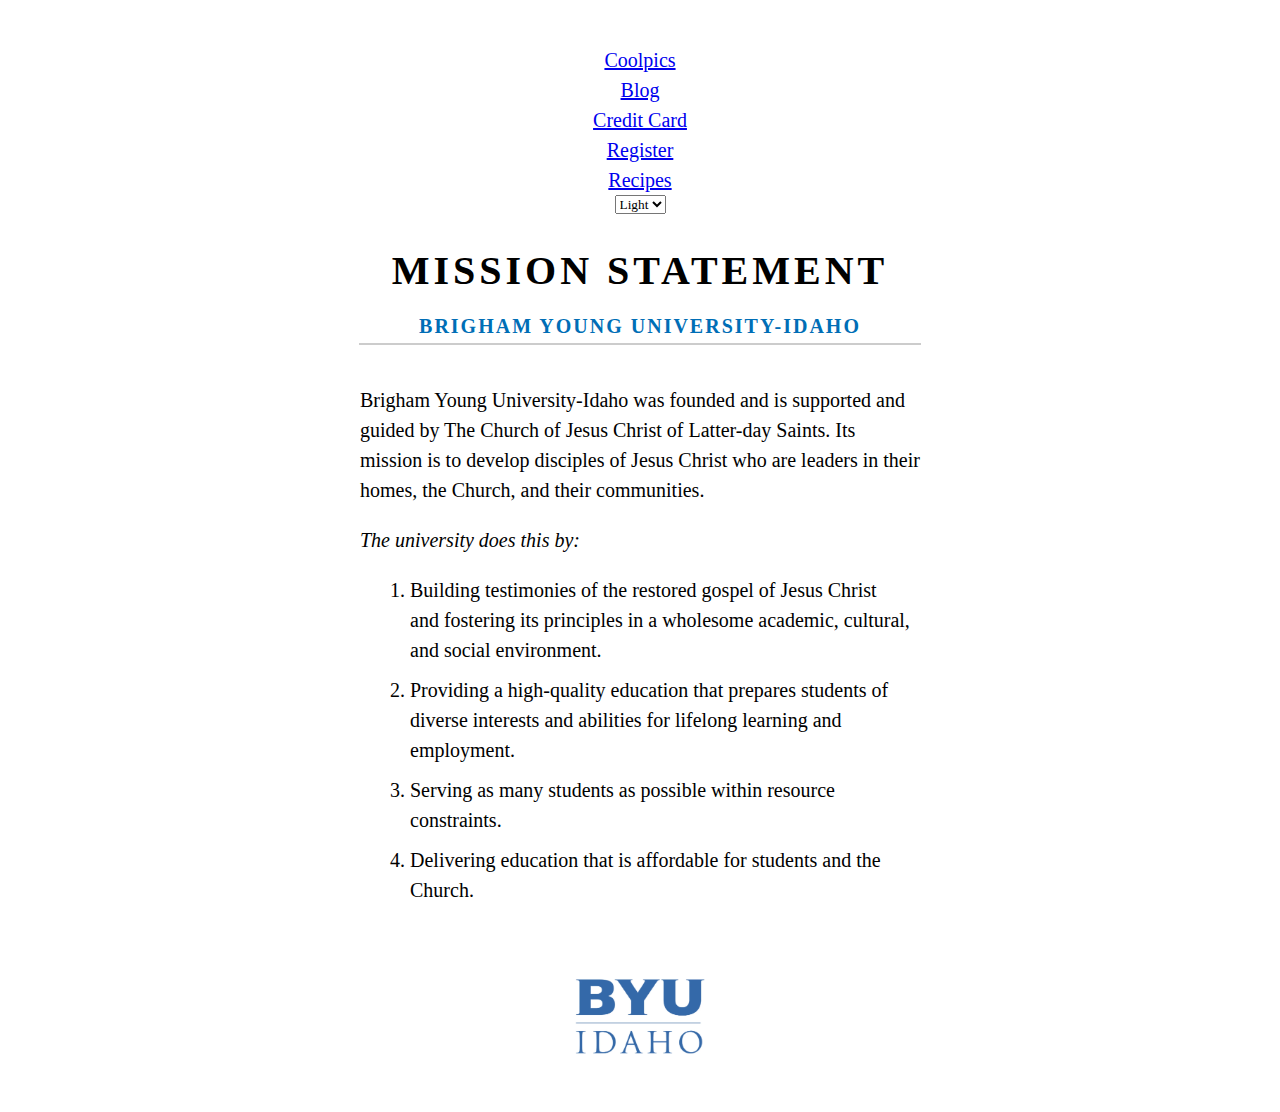
<file: index.html>
<!DOCTYPE html>
<html lang="en">
<head>
    <meta charset="UTF-8">
    <meta name="viewport" content="width=device-width, initial-scale=1.0">
    <title>BYUI Mission Statement</title>
    <link rel="stylesheet" href="styles.css">
    <script src="mission.js" defer></script>
    <a href="coolpics/index.html">Coolpics</a>
    <a href="blog/index.html">Blog</a>
    <a href="creditcard/index.html">Credit Card</a>
    <a href="register/index.html">Register</a>
    <a href="recipes/index.html">Recipes</a>
</head>
<body>
    <select name="displays" id="display-select">
        <option value="light">Light</option>
        <option value="dark">Dark</option>

    </select>
    <div class="title">
        <h1>MISSION STATEMENT</h1>
        <h2>BRIGHAM YOUNG UNIVERSITY-IDAHO</h2>
    </div>
    <hr>
    <main>
        <p>Brigham Young University-Idaho was founded and is supported and guided 
            by The Church of Jesus Christ of Latter-day Saints. Its mission is to 
            develop disciples of Jesus Christ who are leaders in their homes, the 
            Church, and their communities.</p>
        <p class="subtitle">The university does this by:</p>
        <ol>
            <li>Building testimonies of the restored gospel of Jesus Christ and 
                fostering its principles in a wholesome academic, cultural, and social environment.</li>
            <li>Providing a high-quality education that prepares students of diverse interests and 
                abilities for lifelong learning and employment.</li>
            <li>Serving as many students as possible within resource constraints.</li>
            <li>Delivering education that is affordable for students and the Church.</li>
        </ol>
    </main>
    <footer>
        <img src="byui-logo_blue.webp" width="150">
    </footer>
</body>
</html>
</file>
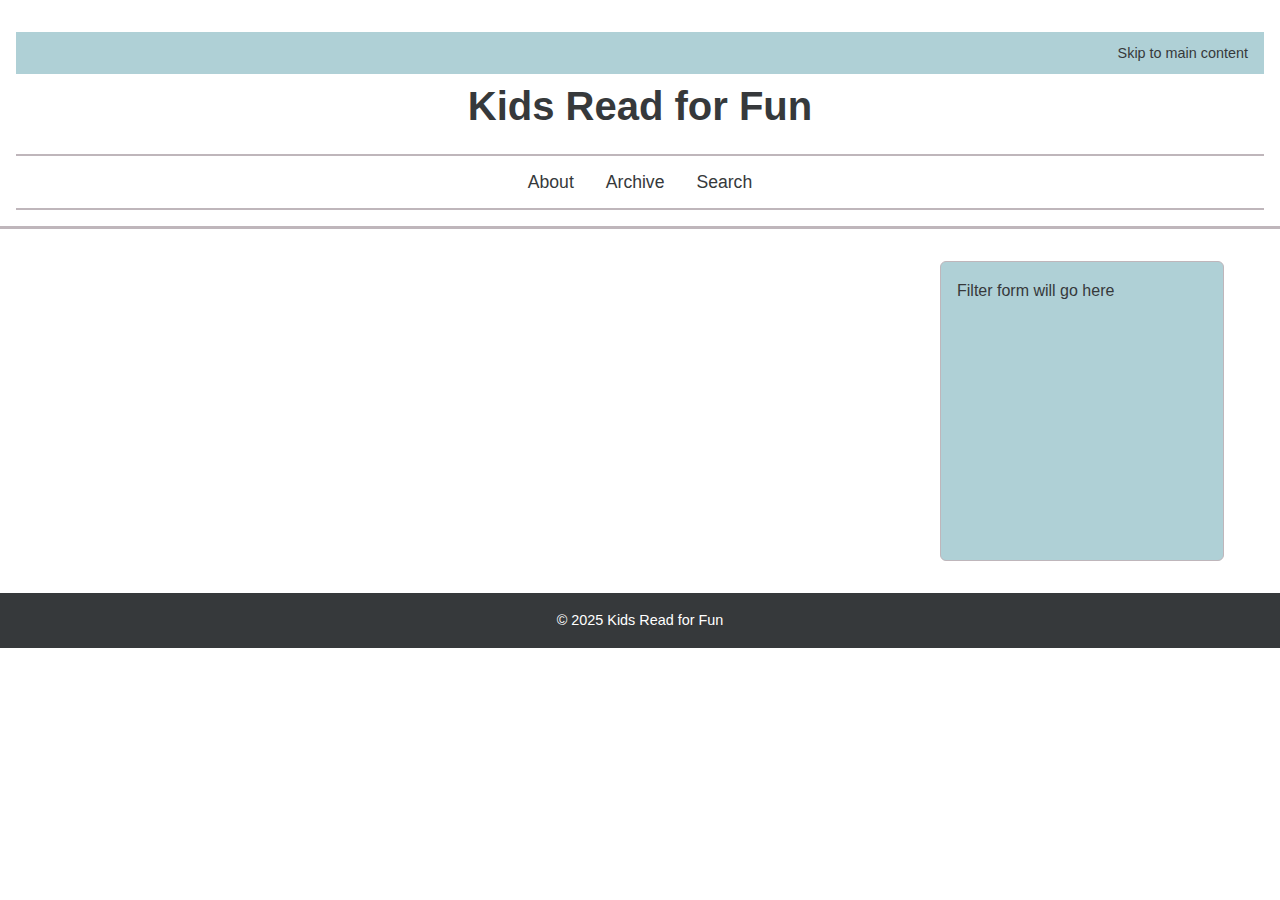
<file: blog/index.html>
<!DOCTYPE html>
<html lang="en">
<head>
  <meta charset="UTF-8" />
  <meta name="viewport" content="width=device-width, initial-scale=1.0" />
  <meta name="description" content="Book reviews for young readers" />
  <title>Kids Read for Fun</title>
  <link rel="stylesheet" href="blog.css" />
  <script src="blog.js" defer></script>
</head>
<body>
  <header>
    <div class="skiptocontent">
      <a href="#maincontent">Skip to main content</a>
    </div>
    <h1>Kids Read for Fun</h1>
    <nav>
      <ul>
        <li><a href="#">About</a></li>
        <li><a href="#">Archive</a></li>
        <li><a href="#">Search</a></li>
      </ul>
    </nav>
  </header>

  <main id="maincontent">
    <div class="layout">
      <section class="articles" id="articles"></section>
      <aside class="filters">
        <p>Filter form will go here</p>
      </aside>
    </div>
  </main>

  <footer>
    <p>&copy; 2025 Kids Read for Fun</p>
  </footer>
</body>
</html>
</file>
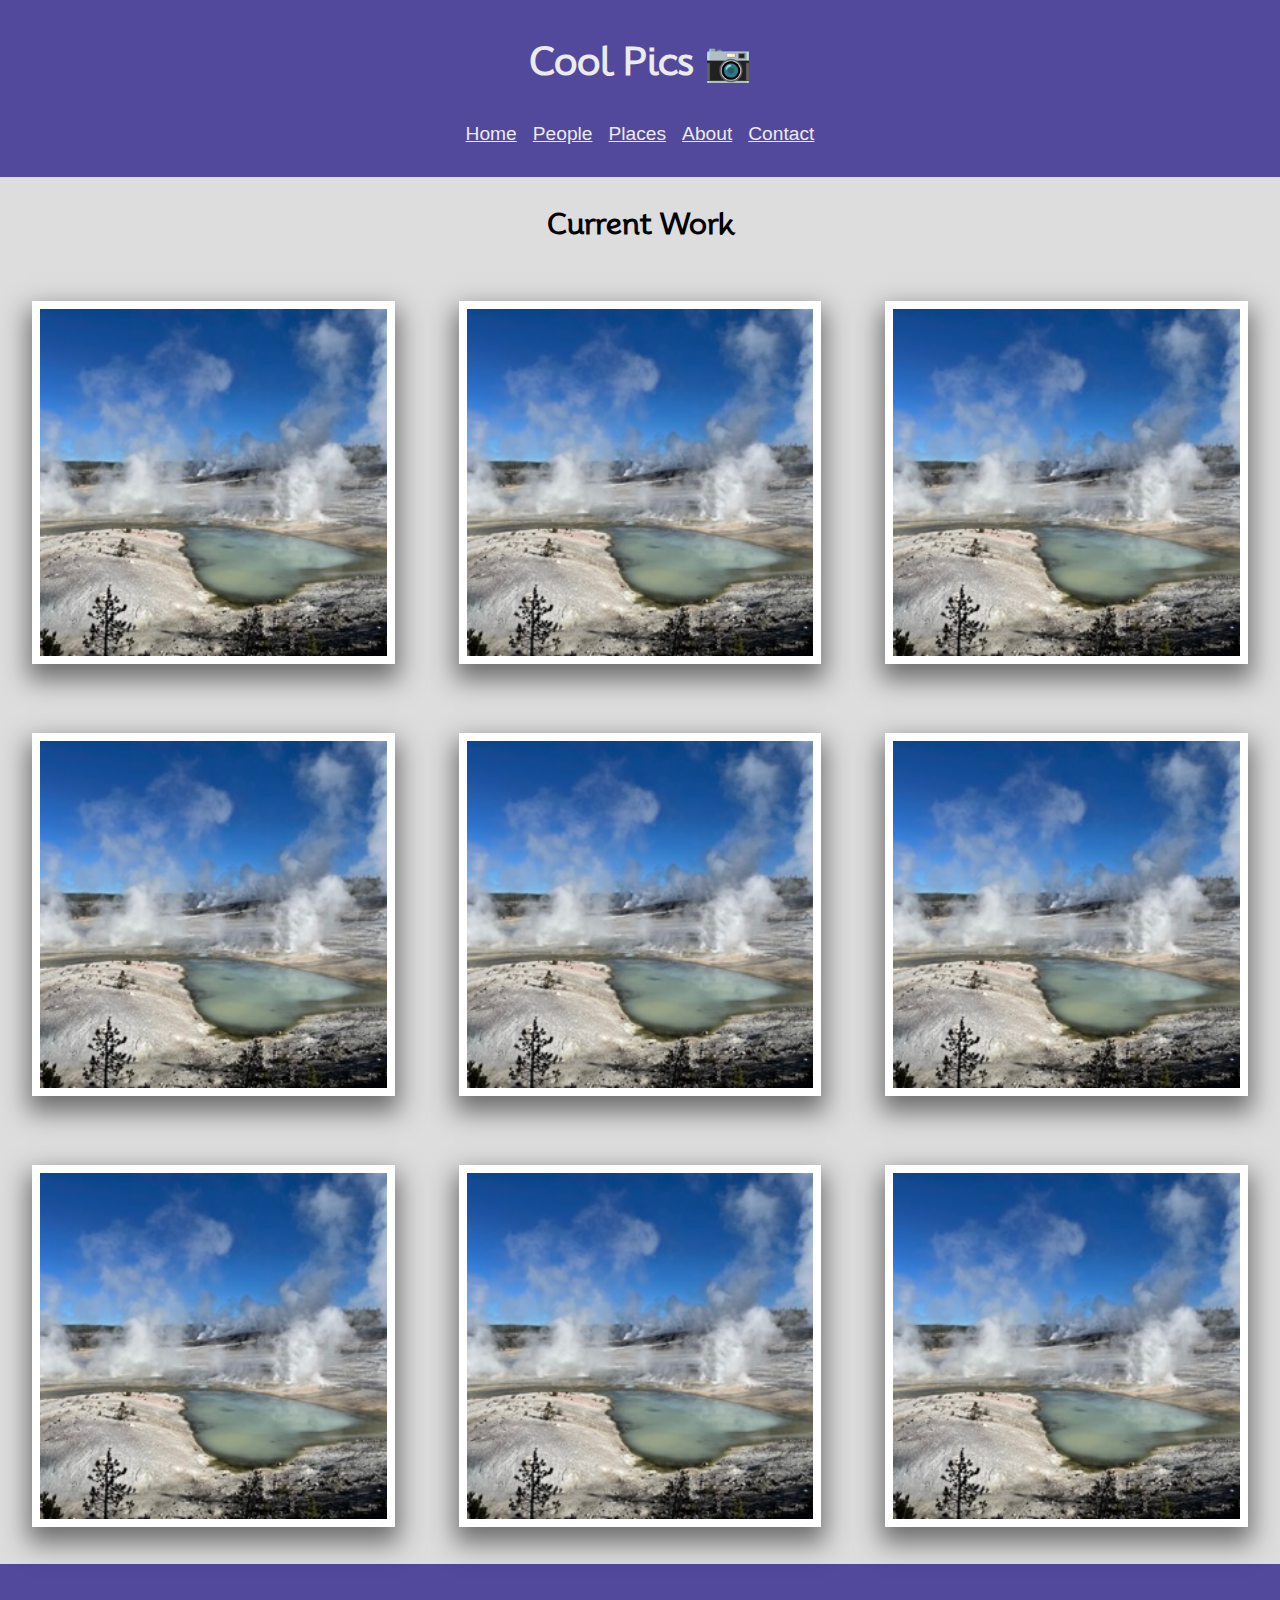
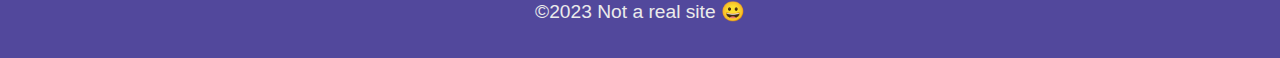
<file: coolpics/index.html>
<!DOCTYPE html>
<html lang="en">
<head>
    <meta charset="UTF-8">
    <meta name="viewport" content="width=device-width, initial-scale=1.0">
    <meta description="Site showcasing some cool pics">
    <meta author="Seth Roberts">
    <title>Cool Pics</title>
    <link rel="stylesheet" href="coolpics.css">
    <script src="coolpics.js" defer></script>
</head>
<body>
    <header>
        <h1>Cool Pics 📷</h1>
    <nav>
        <button id="menuToggle">Menu</button>
      <ul class="hide">
        <li><a href="">Home</a></li>
        <li><a href="">People</a></li>
        <li><a href="">Places</a></li>
        <li><a href="">About</a></li>
        <li><a href="">Contact</a></li>
      </ul>
    </nav>
    </header>
    <main>
            <h2>Current Work</h2>
            <section class="gallery">
                <figure>  
	                <img src="norris-sm.jpeg" alt="picture">
                </figure>
                <figure>  
	                <img src="norris-sm.jpeg" alt="picture">
                </figure>
                <figure>  
	                <img src="norris-sm.jpeg" alt="picture">
                </figure>
                <figure>  
	                <img src="norris-sm.jpeg" alt="picture">
                </figure>
                <figure> 
	                <img src="norris-sm.jpeg" alt="picture">
                </figure>
                <figure>  
	                <img src="norris-sm.jpeg" alt="picture">
                </figure>
                <figure>  
	                <img src="norris-sm.jpeg" alt="picture">
                </figure>
                <figure>  
	                <img src="norris-sm.jpeg" alt="picture">
                </figure>
                <figure>  
	                <img src="norris-sm.jpeg" alt="picture">
                </figure>

            </section>
    </main>
    <footer>
        <p>©2023 Not a real site 😀</p>
    </footer>
</body>
</html>
</file>
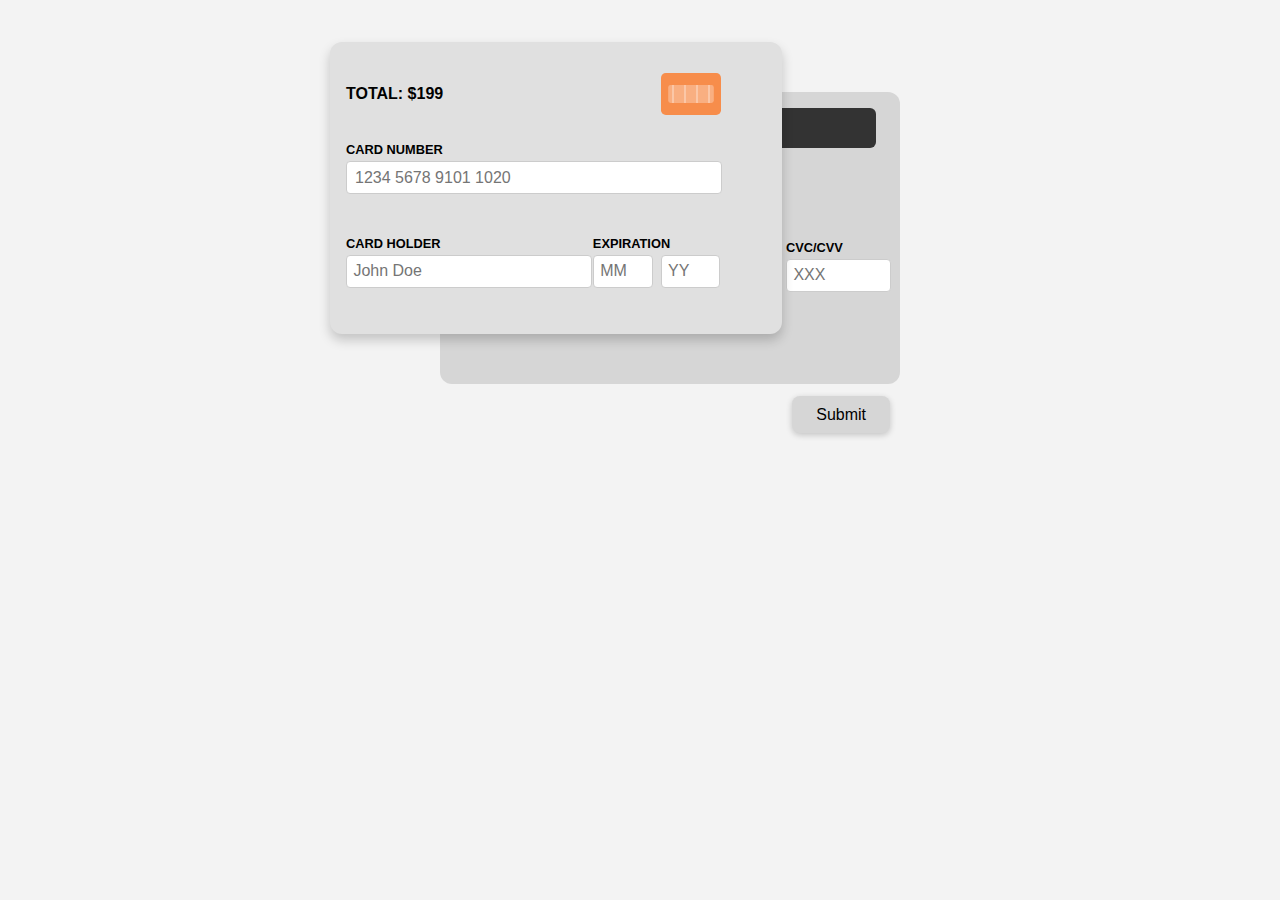
<file: creditcard/index.html>
<!DOCTYPE html>
<html lang="en">
<head>
  <meta charset="UTF-8" />
  <meta name="viewport" content="width=device-width, initial-scale=1.0" />
  <title>Credit Card Form</title>
  <link rel="stylesheet" href="style.css" />
  <link rel="icon" href="favicon.png" type="image/png" />
</head>
<body>
  <form class="credit-form">
    <div class="card-container">
      <!-- Card Back -->
      <div class="card-back">
        <div class="magnetic-strip"></div>
        <div class="field cvv">
          <label for="cvv">CVC/CVV</label>
          <input type="text" id="cvv" placeholder="XXX" required maxlength="3" />
        </div>
      </div>

      <!-- Card Front -->
      <div class="card-front">
        <div class="top-row">
          <div class="total">TOTAL: $199</div>
          <img class="card-image" src="chip.svg" alt="card chip" />
        </div>

        <div class="field card-number">
          <label for="card-number">CARD NUMBER</label>
          <input type="text" id="card-number" placeholder="1234 5678 9101 1020" required maxlength="19" />
        </div>

        <div class="row">
          <div class="field card-holder">
            <label for="card-name">CARD HOLDER</label>
            <input type="text" id="card-name" placeholder="John Doe" required />
          </div>

          <div class="field expiration">
            <label for="expiration">EXPIRATION</label>
            <div class="expiration-fields">
              <input type="text" id="exp-mm" placeholder="MM" required maxlength="2" />
              <input type="text" id="exp-yy" placeholder="YY" required maxlength="2" />
            </div>
          </div>
        </div>
      </div>
    </div>

    <button type="submit">Submit</button>
  </form>
</body>
</html>
</file>
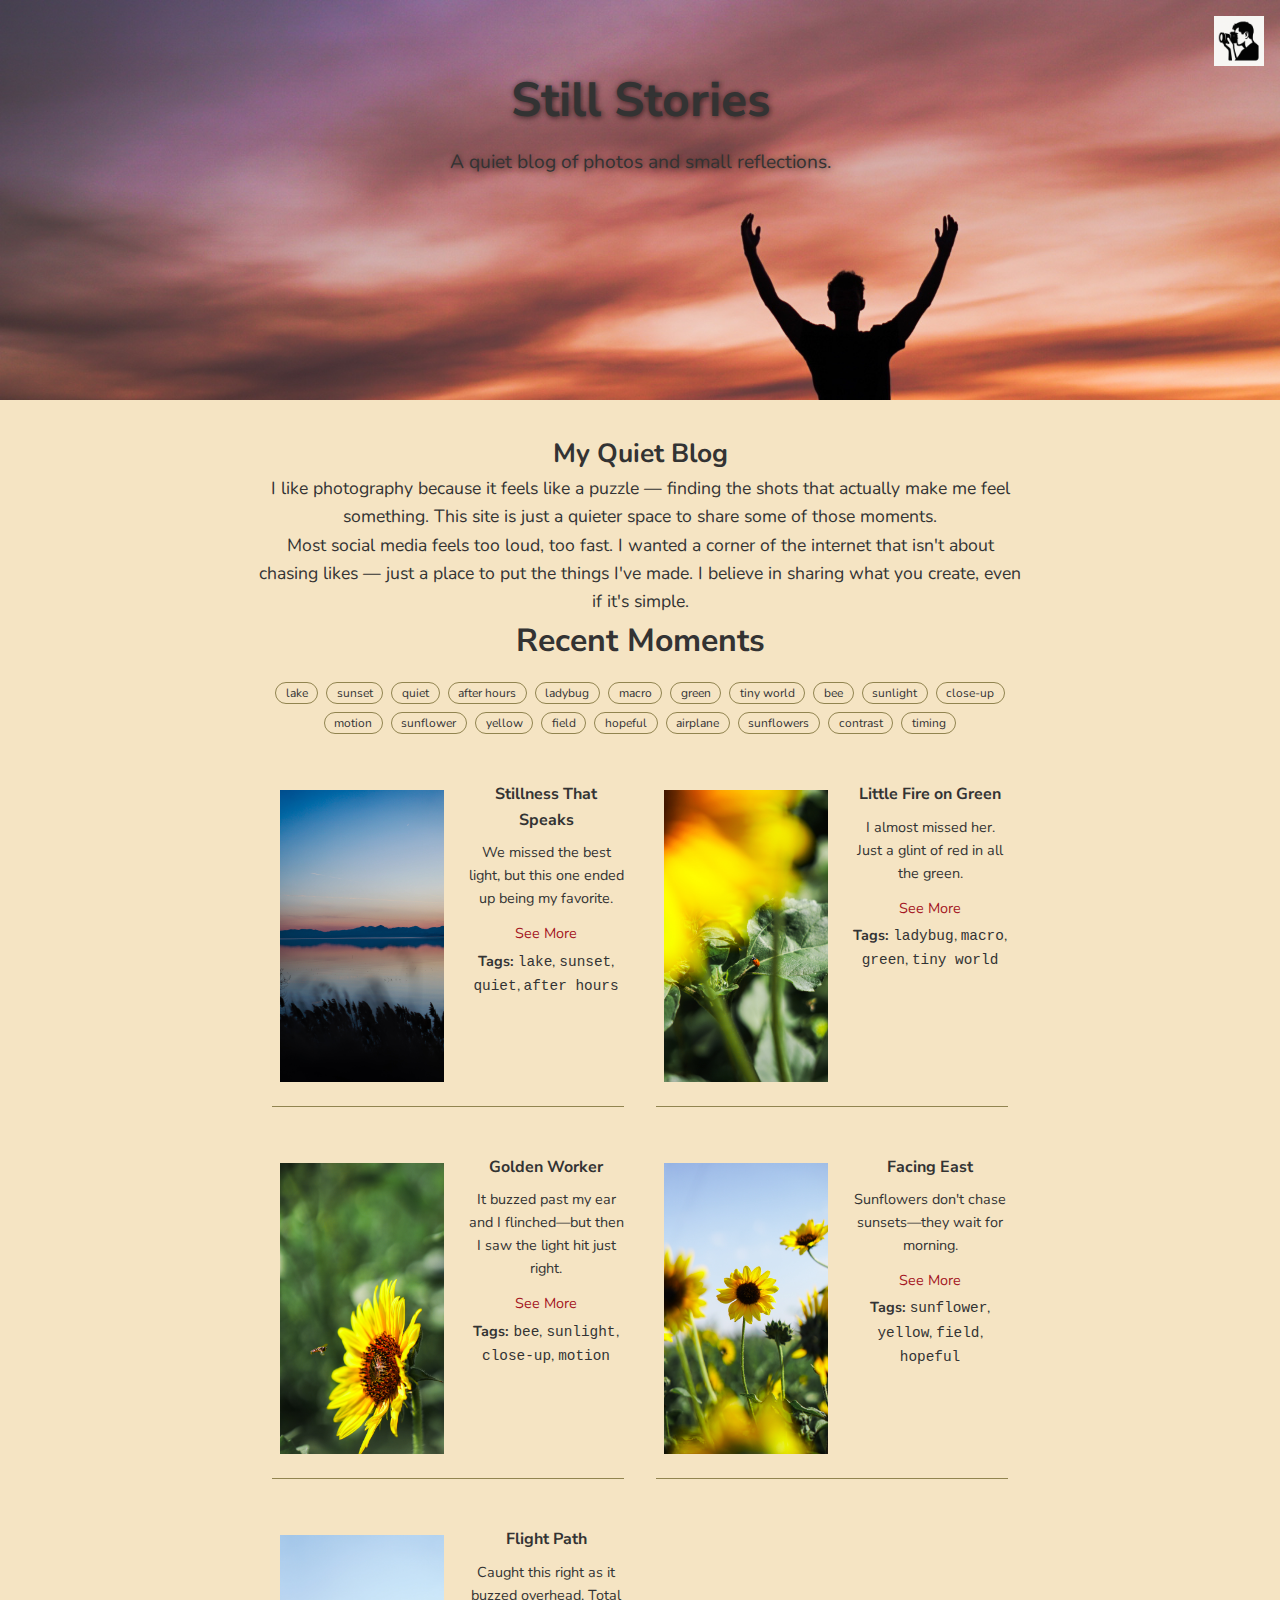
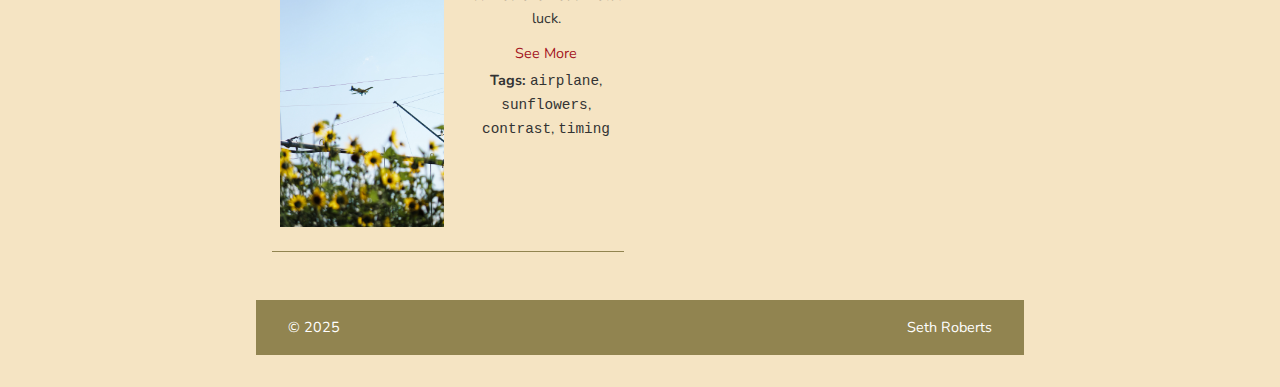
<file: photoblog/index.html>
<!DOCTYPE html>
<html lang="en">
<head>
  <meta charset="UTF-8" />
  <meta name="viewport" content="width=device-width, initial-scale=1.0" />
  <meta name="description" content="Explore personal photography by Seth Roberts — each image paired with reflections and camera details.">
  <meta name="keywords" content="photography, portfolio, Seth Roberts, camera settings, photo journal, visual storytelling">
  <meta name="author" content="Seth Roberts">
  <title>Still Stories</title>
  <link rel="stylesheet" href="style.css" />
  <script type="module" src="script.js"></script>
</head>

<body>
  <header class="hero">
    <img src="images/landing.JPG" alt="sunset field" class="hero-image" />
    <div class="hero-text">
      <h1>Still Stories</h1>
      <p class="subtitle">A quiet blog of photos and small reflections.</p>
    </div>
    <div class="logo">
      <img src="images/logo.png" alt="Site logo" />
    </div>
  </header>

  <section class="intro-text">
    <h2>My Quiet Blog</h2>
    <p>
      I like photography because it feels like a puzzle — finding the shots
      that actually make me feel something. This site is just a quieter
      space to share some of those moments.
    </p>
    <p>
      Most social media feels too loud, too fast. I wanted a corner of the
      internet that isn't about chasing likes — just a place to put the
      things I've made. I believe in sharing what you create, even if it's
      simple.
    </p>
<section class="gallery-section">
  <h2>Recent Moments</h2>
  <div id="tag-filters" class="tags"></div>
  <ul id="image-gallery" class="gallery"></ul>
</section>
    <footer>
    <div class="footer-content">
        <span>&copy; 2025</span>
        <span>Seth Roberts</span>
    </div>
    </footer>
</body>
</html>
</file>
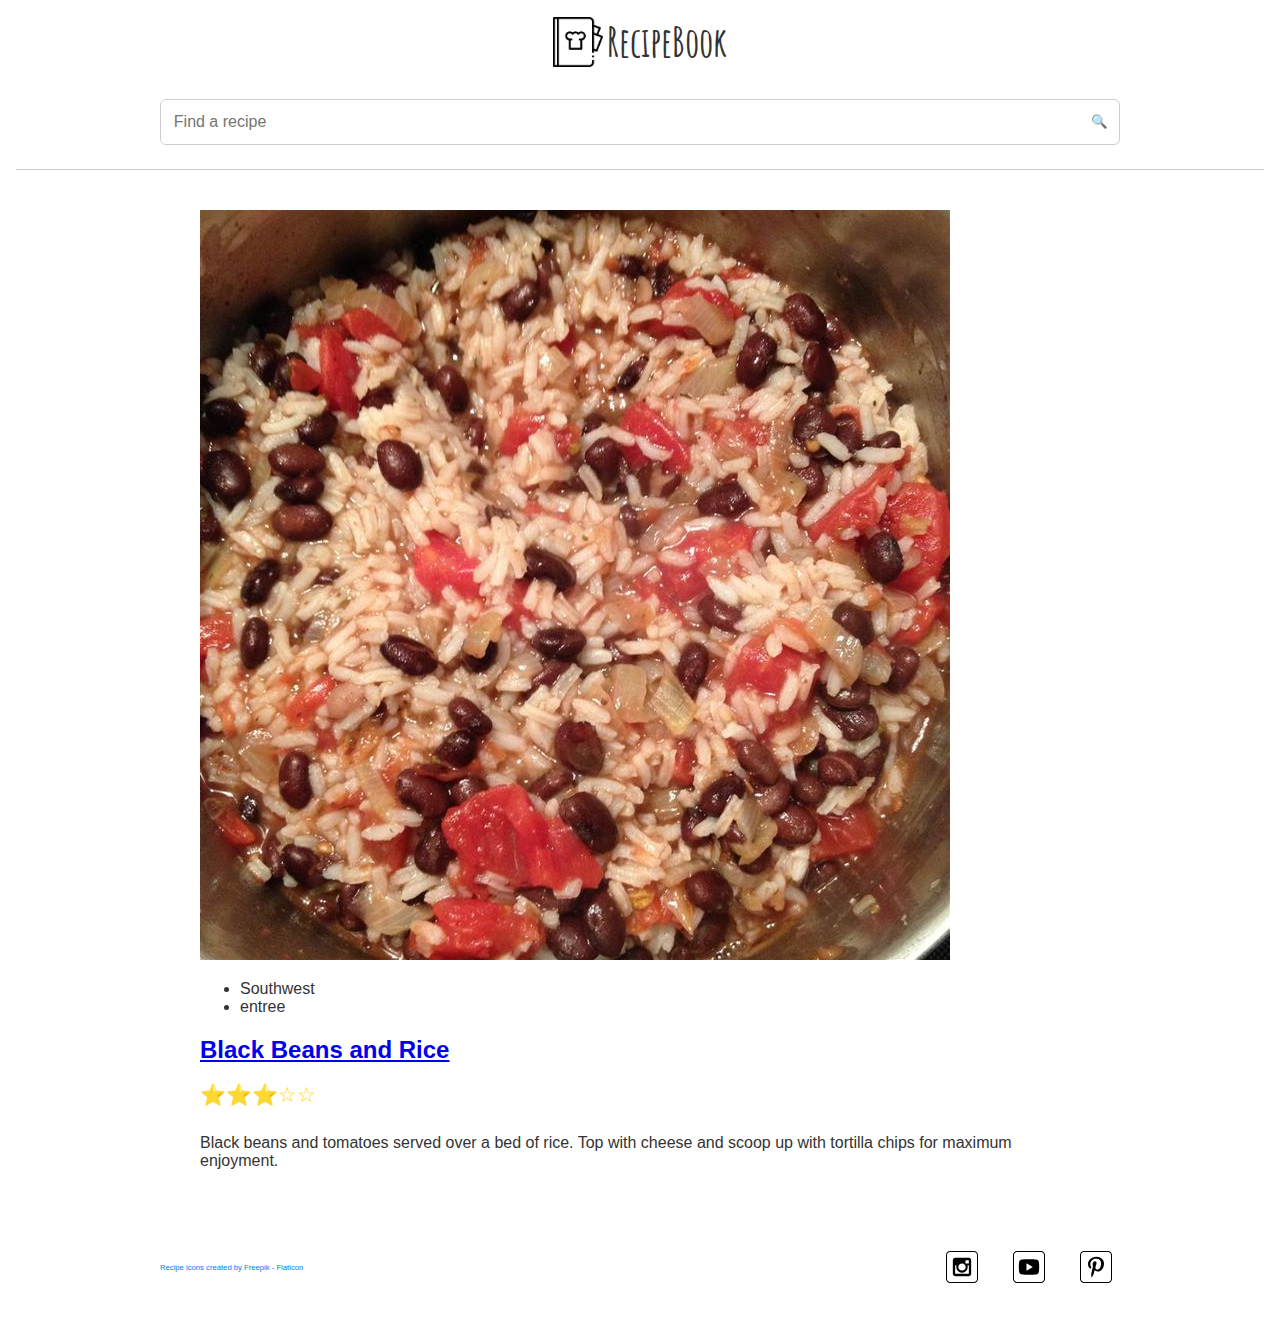
<file: recipes/index.html>
<!DOCTYPE html>
<html lang="en">
<head>
  <meta charset="UTF-8" />
  <meta name="viewport" content="width=device-width, initial-scale=1.0" />
  <meta name="description" content="A collection of delicious recipes with photos and ratings." />
  <meta name="author" content="Your Name" />
  <meta property="og:title" content="Recipe Book" />
  <meta property="og:type" content="website" />
  <meta property="og:description" content="A collection of delicious recipes with photos and ratings." />
  <meta property="og:image" content="images/apple-crisp.jpg" />
  <meta property="og:url" content="https://yourdomain.com/index.html" />
  <meta name="twitter:card" content="summary_large_image" />
  <link rel="preconnect" href="https://fonts.googleapis.com">
  <link rel="preconnect" href="https://fonts.gstatic.com" crossorigin>
  <link href="https://fonts.googleapis.com/css2?family=Amatic+SC:wght@700&display=swap" rel="stylesheet">
  <link rel="stylesheet" href="recipes.css" />

  <link rel="icon" href="images/recipe-book.png" />
  <title>Recipe Book</title>
</head>

<body>
  <header>
    <img src="images/recipe-book.png" alt="Recipe Book logo" />
    <h1>RecipeBook</h1>
  </header>

  <main>
    <form class="search">
      <input id="search" type="text" placeholder="Find a recipe" />
      <button type="submit">🔍</button>
    </form>

    <hr />

    <section class="content" id="recipe-container">
      <!-- JavaScript  -->
    </section>
  </main>

<footer>
  <div class="footer-row">
    <p class="footer-credit">
      <a href="https://www.flaticon.com/free-icons/recipe" title="recipe icons">
        Recipe icons created by Freepik - Flaticon
      </a>
    </p>
    <div class="social">
      <a href="#"><img src="images/instagram_icon.svg" alt="instagram icon" /></a>
      <a href="#"><img src="images/youtube_icon.svg" alt="youtube icon" /></a>
      <a href="#"><img src="images/pinterest_icon.svg" alt="pinterest icon" /></a>
    </div>
  </div>
</footer>


  <script type="module" src="main.js"></script>
</body>
</html>
</file>
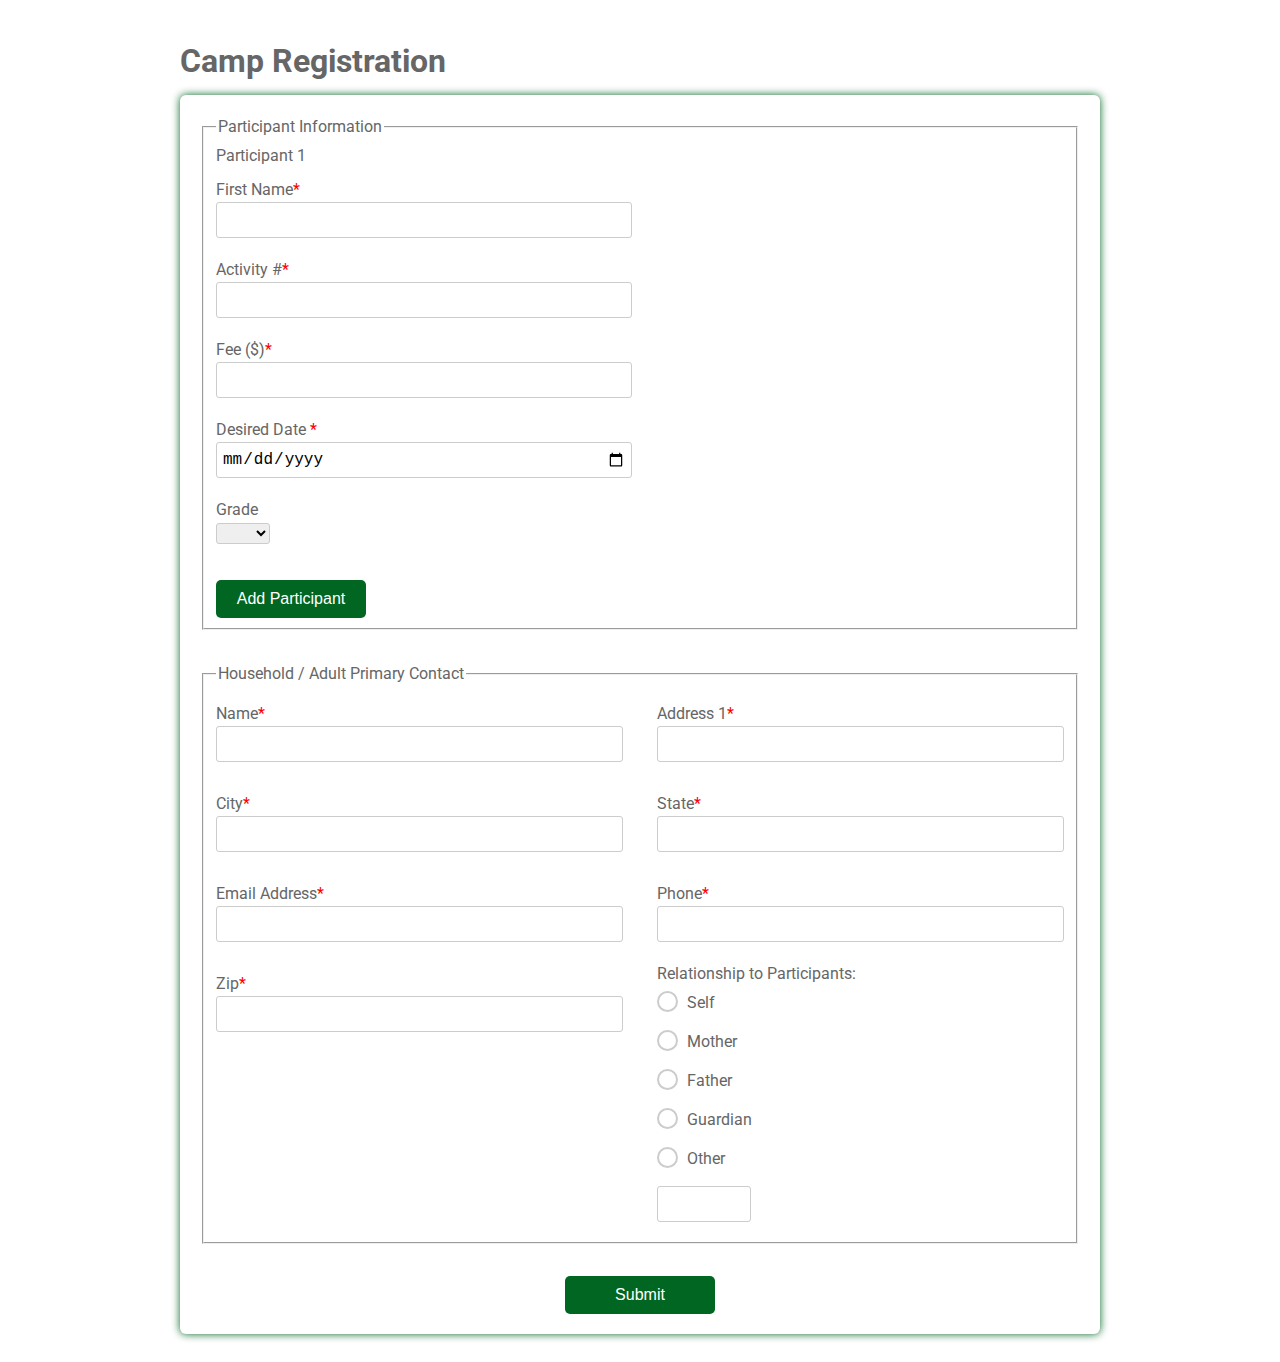
<file: register/index.html>
<!DOCTYPE html>
<html>
  <!-- Example based off of https://www.w3docs.com/learn-html/html-form-templates.html -->
  <head>
    <title>Camp Registration</title>
    <link
      href="https://fonts.googleapis.com/css?family=Roboto:300,400,500,700"
      rel="stylesheet"
    />
    <link rel="stylesheet" href="register.css" />
    <script src="register.js" defer></script>
  </head>
  <body>
    <div class="testbox">
      <h1>Camp Registration</h1>
      <form>
        <fieldset class="participants">
          <legend>Participant Information</legend>
          <section class="participant1">
            <p>Participant 1</p>
            <div class="item">
              <label for="fname"> First Name<span>*</span></label>
              <input id="fname" type="text" name="fname" value="" required />
            </div>
            <div class="item activities">
              <label for="activity">Activity #<span>*</span></label>
              <input id="activity" type="text" name="activity" />
            </div>
            <div class="item">
              <label for="fee">Fee ($)<span>*</span></label>
              <input id="fee" type="number" name="fee" />
            </div>
            <div class="item">
              <label for="date">Desired Date <span>*</span></label>
              <input id="date" type="date" name="date" />
            </div>
            <div class="item">
              <p>Grade</p>
              <select>
                <option selected value="" disabled selected></option>
                <option value="1">1st</option>
                <option value="2">2nd</option>
                <option value="3">3rd</option>
                <option value="4">4th</option>
                <option value="5">5th</option>
                <option value="6">6th</option>
                <option value="7">7th</option>
                <option value="8">8th</option>
                <option value="9">9th</option>
                <option value="10">10th</option>
                <option value="11">11th</option>
                <option value="12">12th</option>
              </select>
            </div>
          </section>
          <button type="button" id="add">Add Participant</button>
        </fieldset>

        <fieldset>
          <legend>Household / Adult Primary Contact</legend>
          <div class="columns">
            <div class="item">
              <label for="adult_name">Name<span>*</span></label>
              <input id="adult_name" type="text" name="adult_name" />
            </div>

            <div class="item">
              <label for="address1">Address 1<span>*</span></label>
              <input id="address1" type="text" name="address1" />
            </div>

            <div class="item">
              <label for="city">City<span>*</span></label>
              <input id="city" type="text" name="city" />
            </div>
            <div class="item">
              <label for="state">State<span>*</span></label>
              <input id="state" type="text" name="state" />
            </div>
            <div class="item">
              <label for="eaddress">Email Address<span>*</span></label>
              <input id="eaddress" type="text" name="eaddress" />
            </div>
            <div class="item">
              <label for="phone">Phone<span>*</span></label>
              <input id="phone" type="tel" name="phone" />
            </div>
            <div class="item">
              <label for="zip">Zip<span>*</span></label>
              <input id="zip" type="text" name="zip" />
            </div>

            <div class="question">
              <label>Relationship to Participants:</label>
              <div class="question-answer">
                <div>
                  <input
                    type="radio"
                    value="self"
                    id="radio_3"
                    name="relationship"
                  />
                  <label for="radio_3" class="radio"><span>Self</span></label>
                </div>
                <div>
                  <input
                    type="radio"
                    value="mother"
                    id="radio_4"
                    name="relationship"
                  />
                  <label for="radio_4" class="radio"><span>Mother</span></label>
                </div>
                <div>
                  <input
                    type="radio"
                    value="father"
                    id="radio_5"
                    name="relationship"
                  />
                  <label for="radio_5" class="radio"><span>Father</span></label>
                </div>
                <div>
                  <input
                    type="radio"
                    value="guardian"
                    id="radio_6"
                    name="relationship"
                  />
                  <label for="radio_6" class="radio"
                    ><span>Guardian</span></label
                  >
                </div>
                <div>
                  <input
                    type="radio"
                    value="other"
                    id="radio_7"
                    name="relationship"
                  />
                  <label for="radio_7" class="radio"><span>Other</span></label>
                  <input type="text" />
                </div>
              </div>
            </div>
          </div>
        </fieldset>
        <div class="btn-block">
          <button type="submit" id="submitButton">Submit</button>
        </div>
      </form>
      <section id="summary"></section>
    </div>
  </body>
</html>
</file>
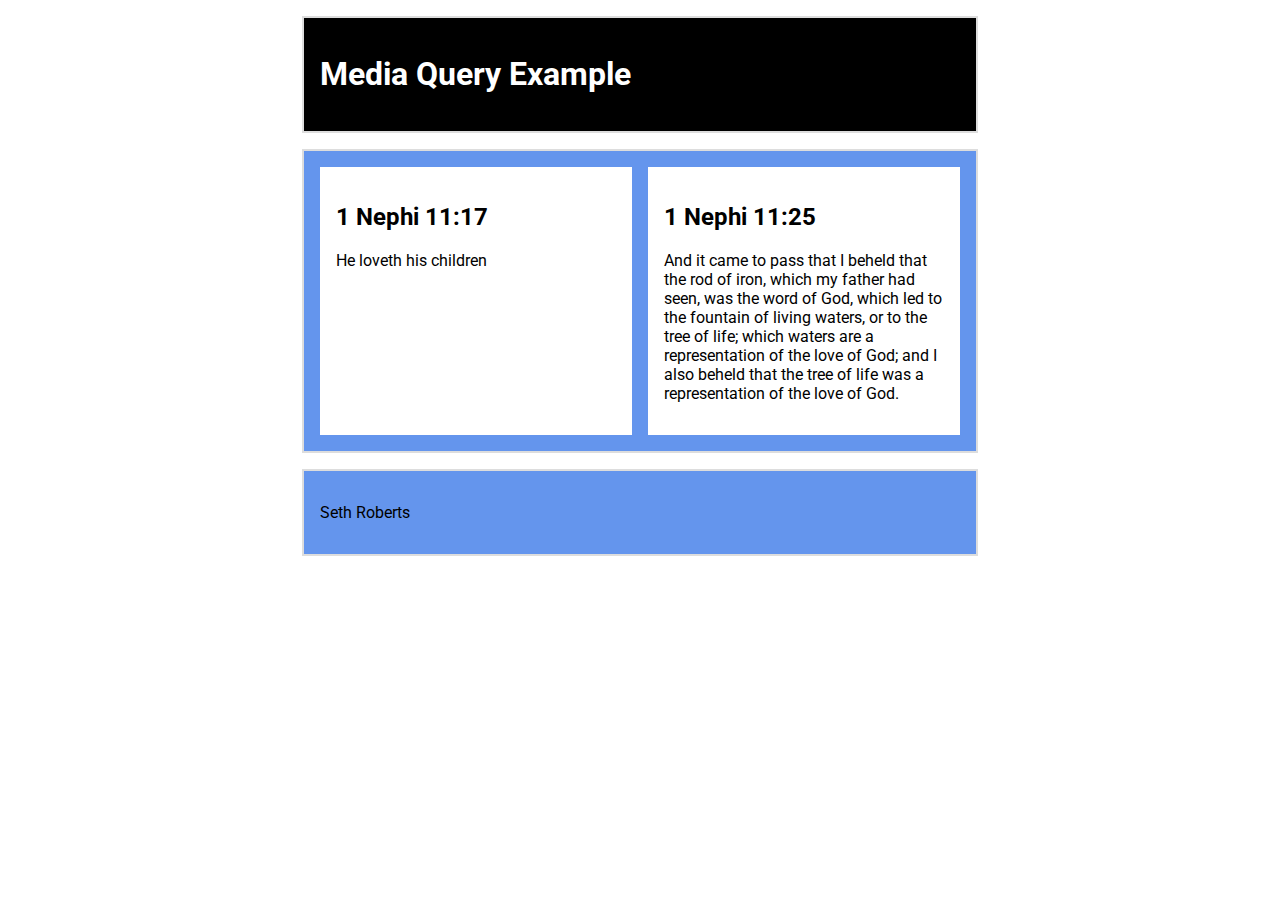
<file: media-query..html>
<!DOCTYPE html>
<html lang="en">
<head>
    <meta charset="UTF-8">
    <meta name="viewport" content="width=device-width, initial-scale=1.0">
    <title>Document</title>
    <link href="https://fonts.googleapis.com/css2?family=Roboto&display=swap" rel="stylesheet">
    <link rel="stylesheet" href="media-query.css">
</head>
<body>
    <header>
        <h1>Media Query Example</h1>
    </header>
    <main>
        <section>
            <h2>1 Nephi 11:17</h2>
            <p>He loveth his children</p>
        </section>
        <section>
            <h2>1 Nephi 11:25</h2>
            <p>And it came to pass that I beheld that the rod of iron, which my 
                father had seen, was the word of God, which led to the fountain
                    of living waters, or to the tree of life; which waters are a 
                    representation of the love of God; and I also beheld that the 
                    tree of life was a representation of the love of God.</p>
        </section>
    </main>
    <footer>
        <p>Seth Roberts</p>
    </footer>

    
</body>
</html>
</file>
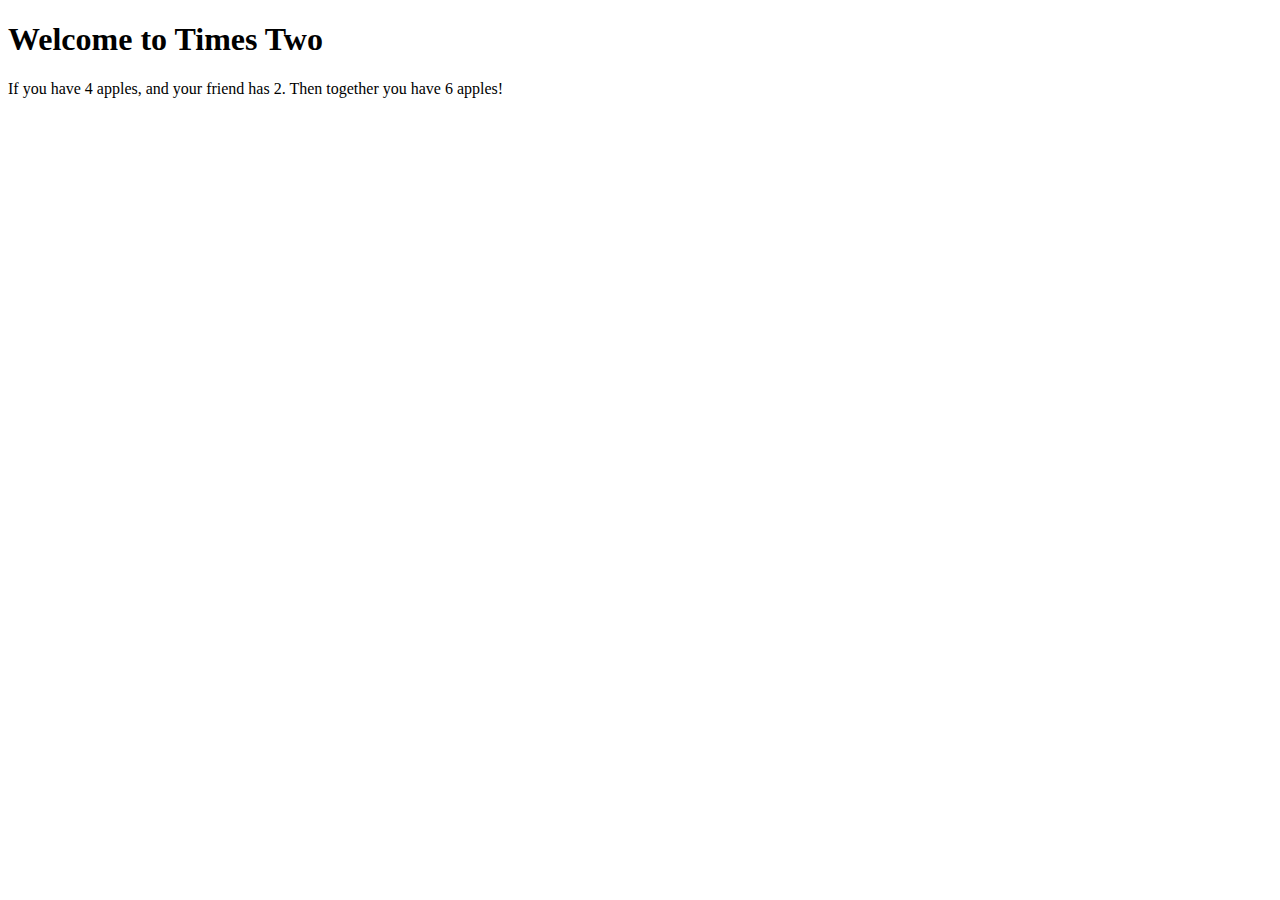
<file: timestwo.html>
<!DOCTYPE html>
<html lang="en">
<head>
    <meta charset="UTF-8">
    <meta name="viewport" content="width=device-width, initial-scale=1.0">
    <title>TimesTwo</title>
    <script src="timestwo.js" defer></script>
</head>
<body>
    <h1>Welcome to Times Two</h1>
    <p>If you have <span id="myAppleElement"></span> apples, and your friend has
    <span id="friendAppleElement"></span>. Then together you have
    <span id="totalApplesElement"></span> apples!</p>
</body>
</html>
</file>
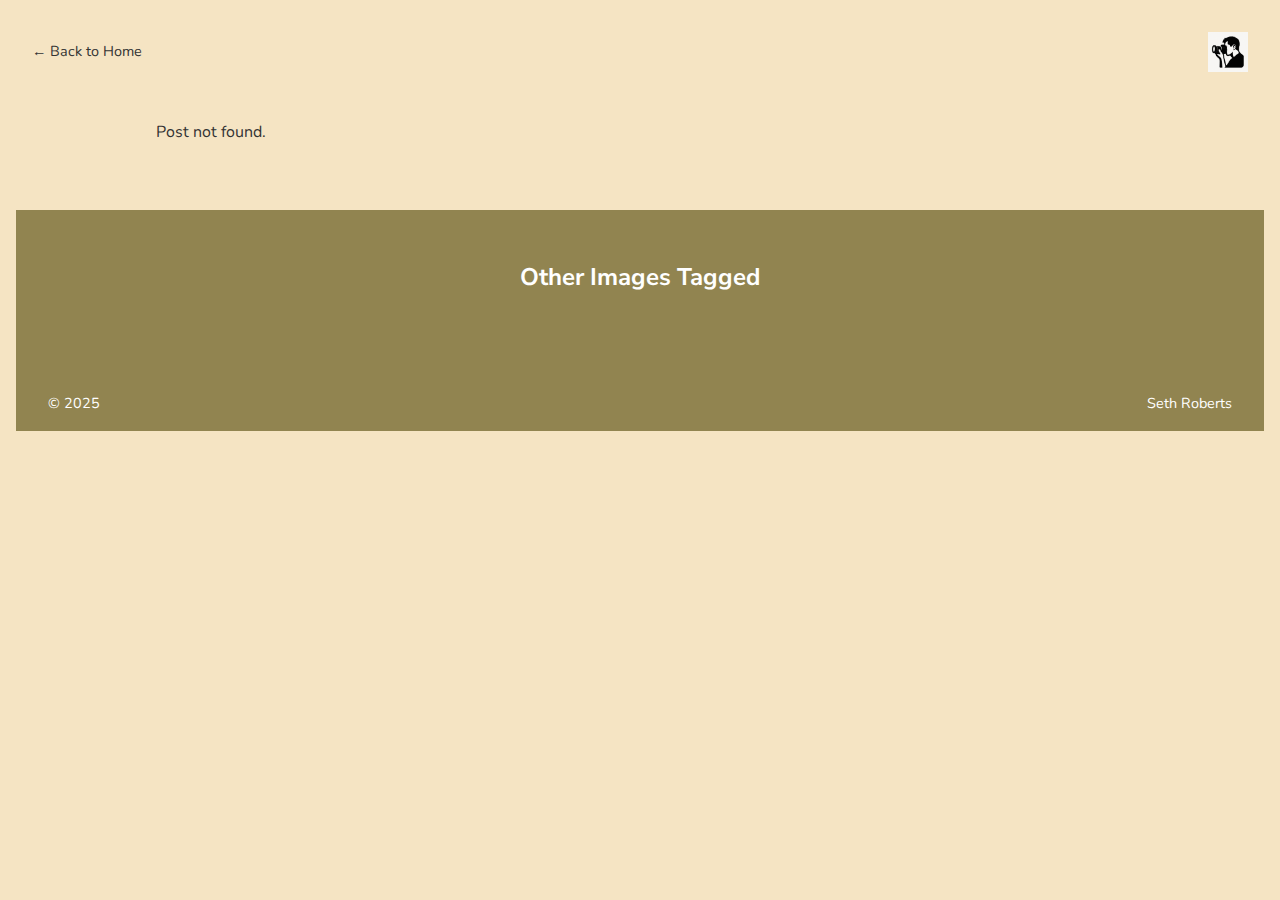
<file: photoblog/post.html>
<!DOCTYPE html>
<html lang="en">
<head>
  <meta charset="UTF-8" />
  <meta name="viewport" content="width=device-width, initial-scale=1.0" />
  <title>Post</title>
  <link rel="stylesheet" href="post.css" />
  <script type="module" src="post.js"></script>
</head>
<body>
  <header>
    <a href="index.html" class="back-link">← Back to Home</a>
    <img src="images/logo.png" alt="Logo" class="logo" />
  </header>

  <main class="post-content">
    <h1 id="post-title" class="image-title"></h1>

    <div class="post-top">
      <div class="image-layout">
        <img id="post-image" src="" alt="" class="main-image" />

        <div class="image-details">
          <div>
            <span class="detail-label">Preview:</span>
            <p id="post-preview" class="preview"></p>
          </div>
          <div>
            <span class="detail-label">Reflection:</span>
            <p id="post-description" class="description"></p>
          </div>
          <div>
            <span class="detail-label">Camera Settings:</span>
            <p id="post-camera" class="settings"></p>
          </div>
        </div>
      </div>
    </div>
  </main>

  <section class="related-images">
    <h2>Other Images Tagged</h2>
    <div id="related-thumbnails" class="thumbnail-row">
      <!-- dynamically inserted -->
    </div>
  </section>

  <script type="module" src="script.js"></script>
    <footer>
    <div class="footer-content">
        <span>&copy; 2025</span>
        <span>Seth Roberts</span>
    </div>
    </footer>
</body>
</html>
</file>
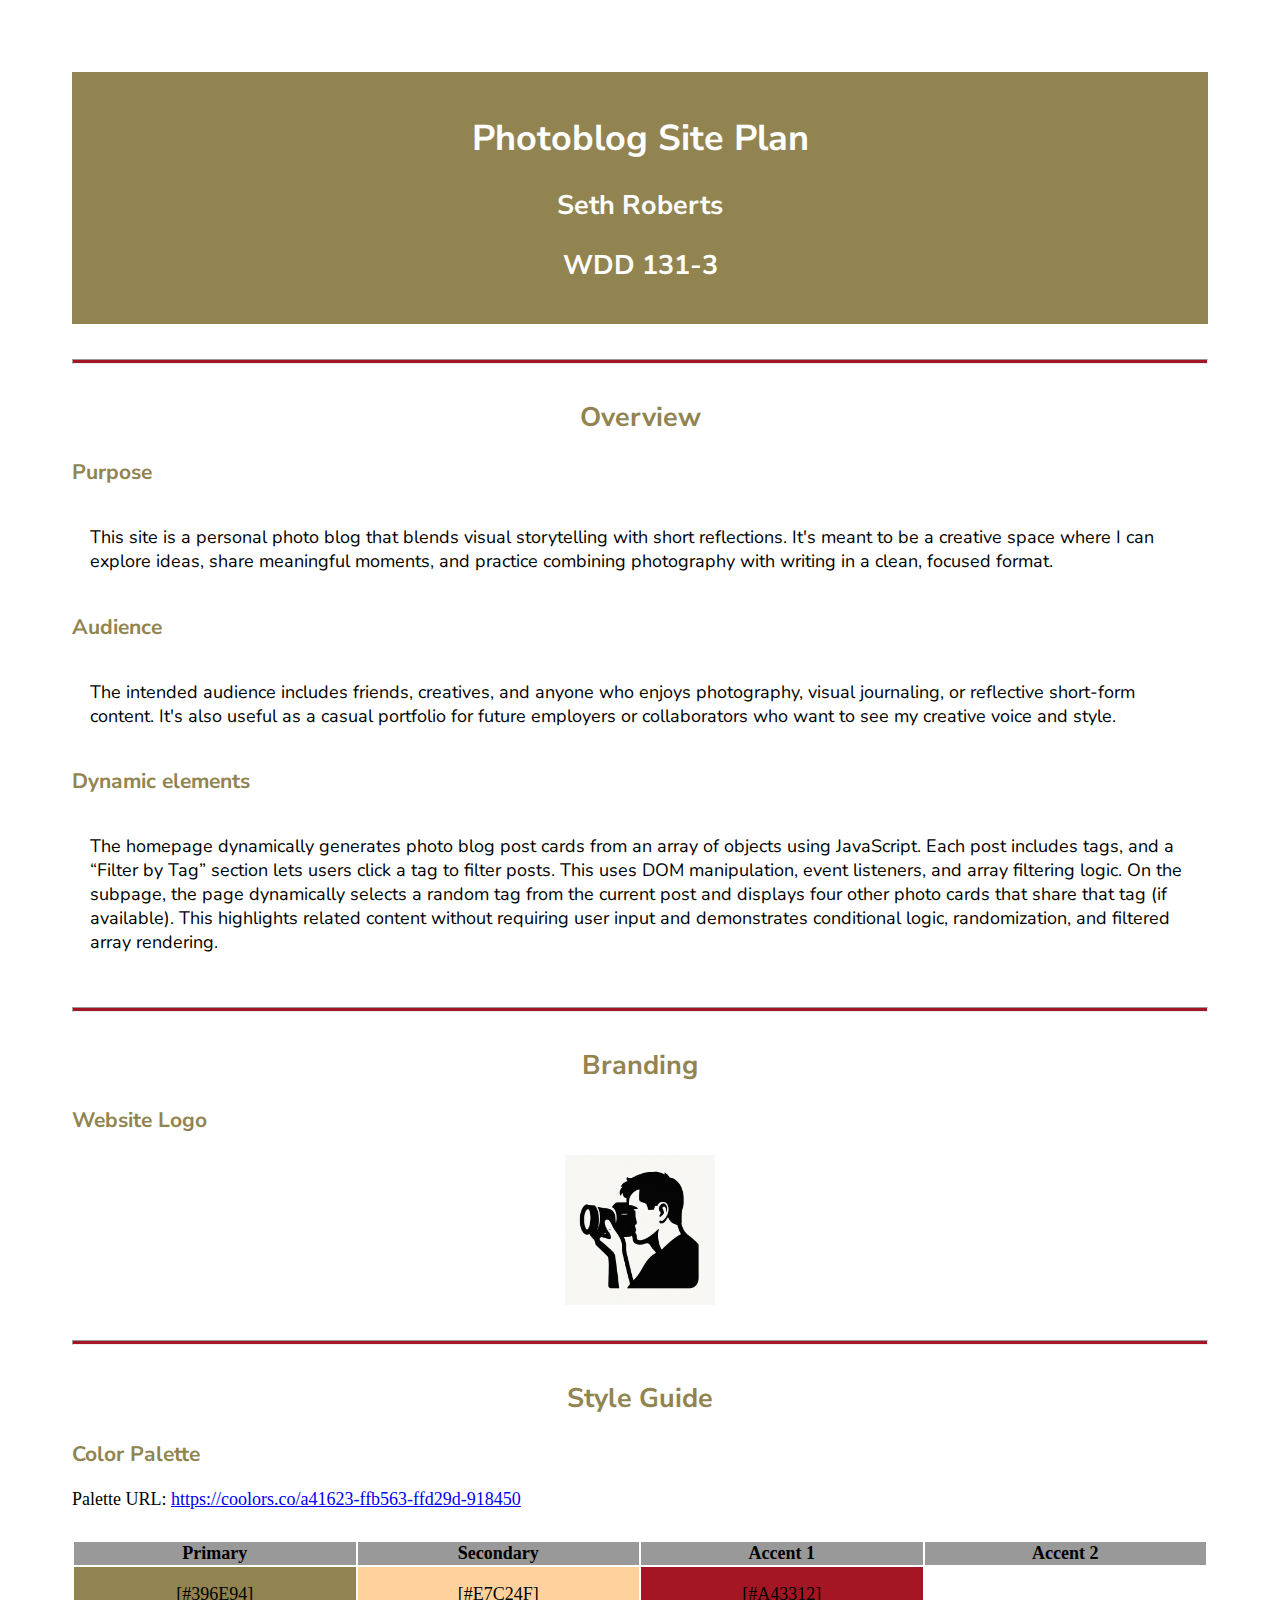
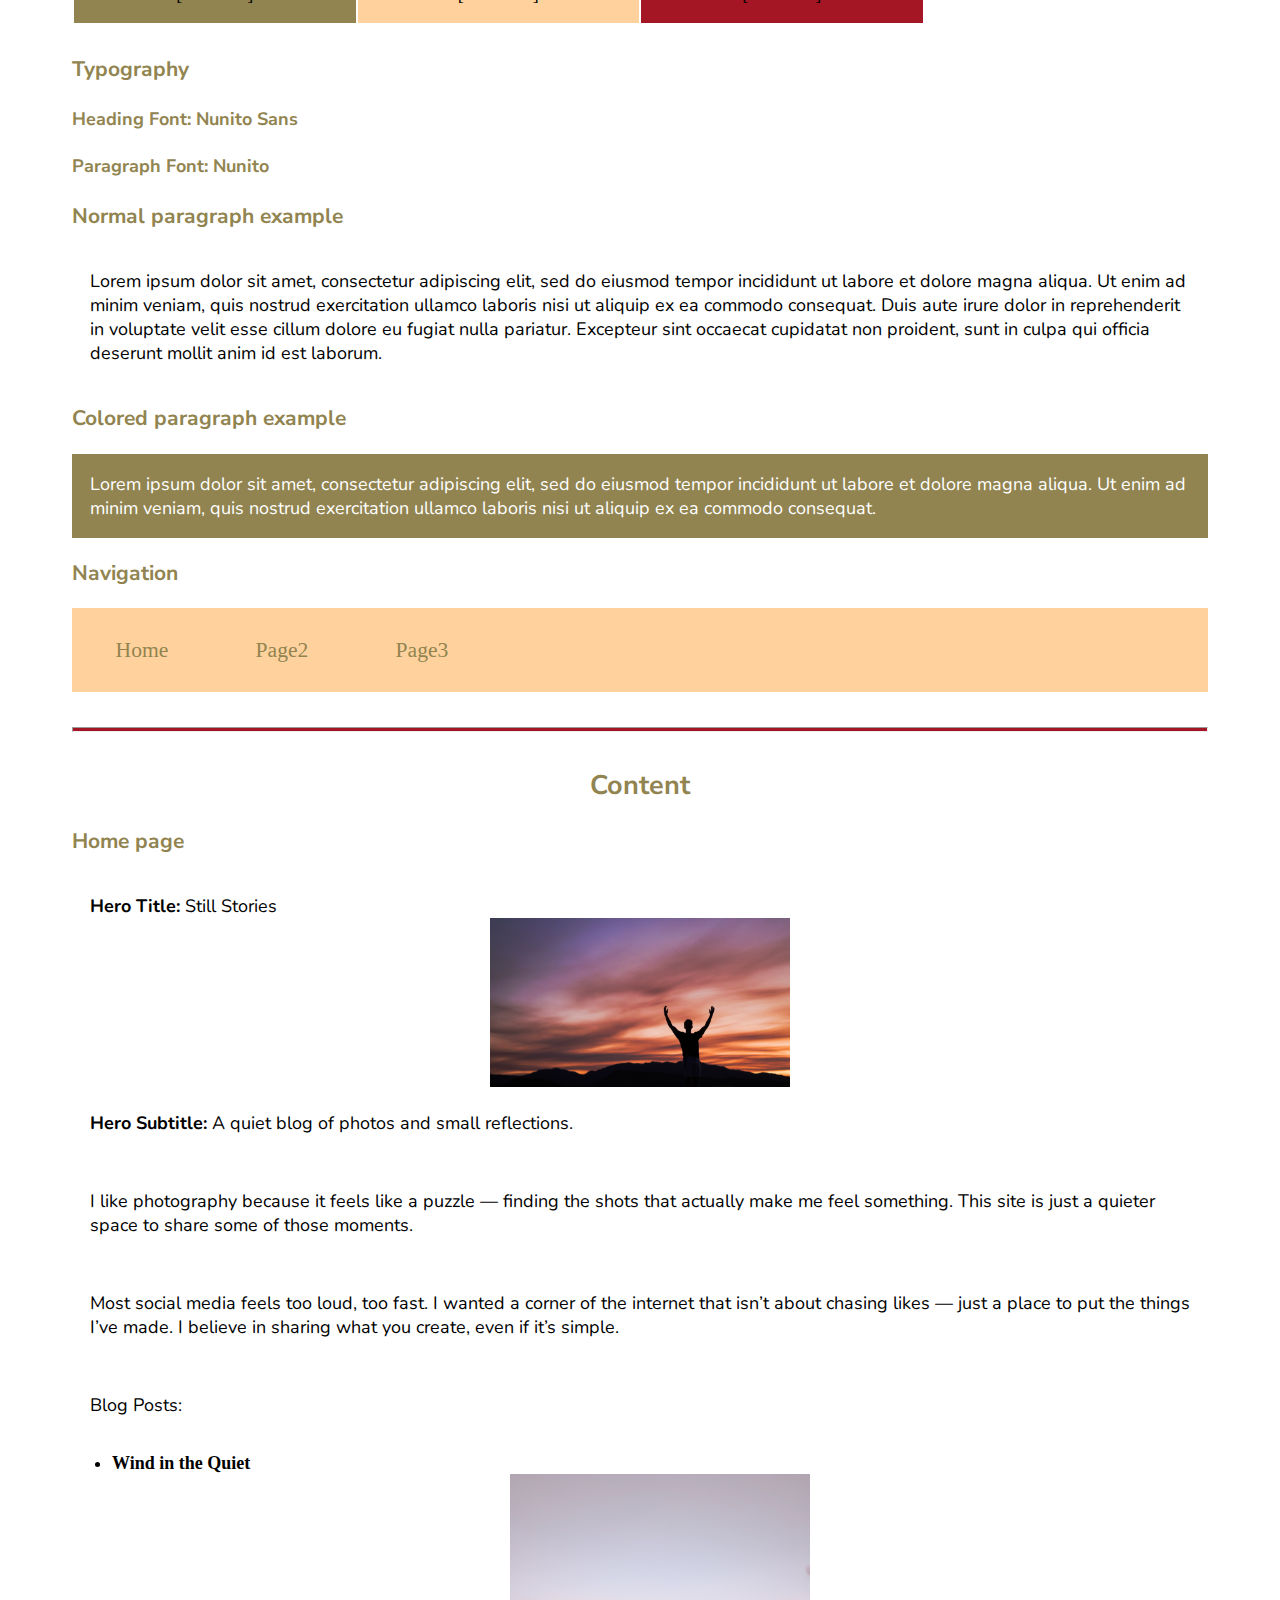
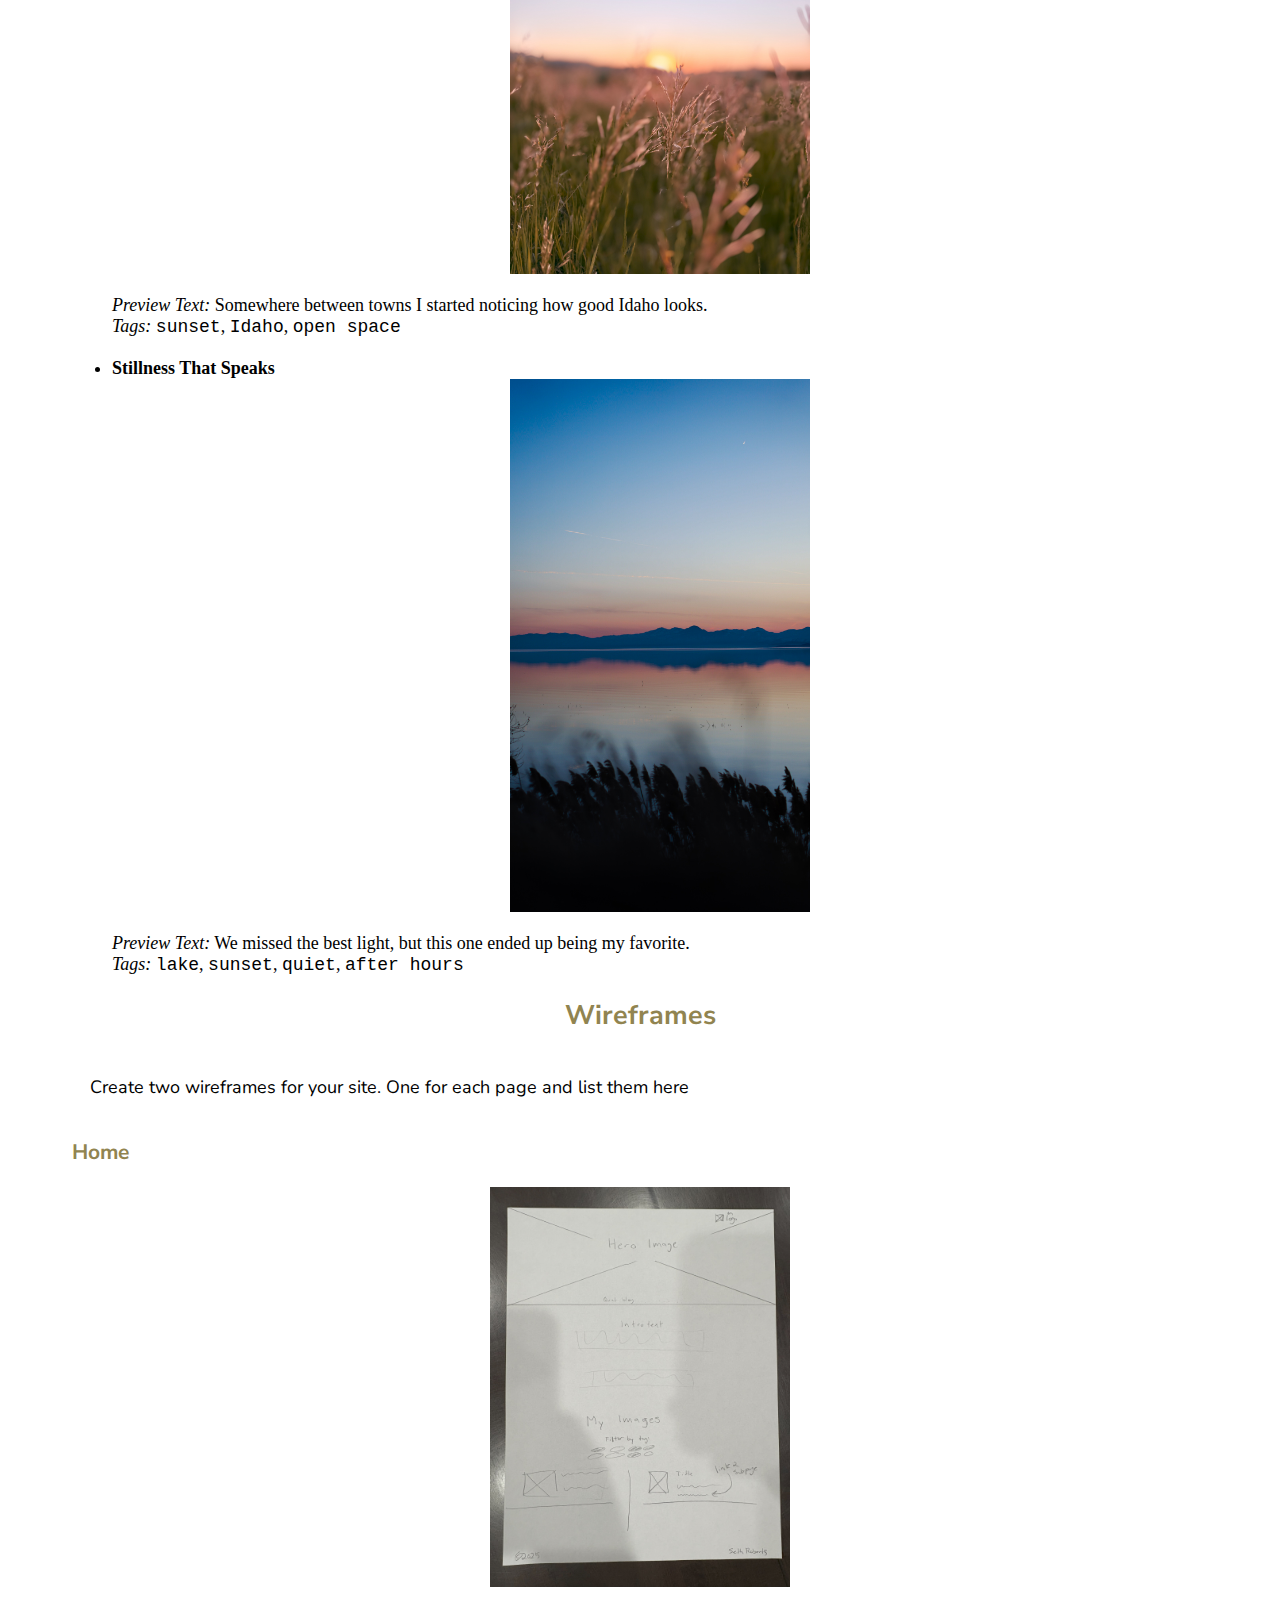
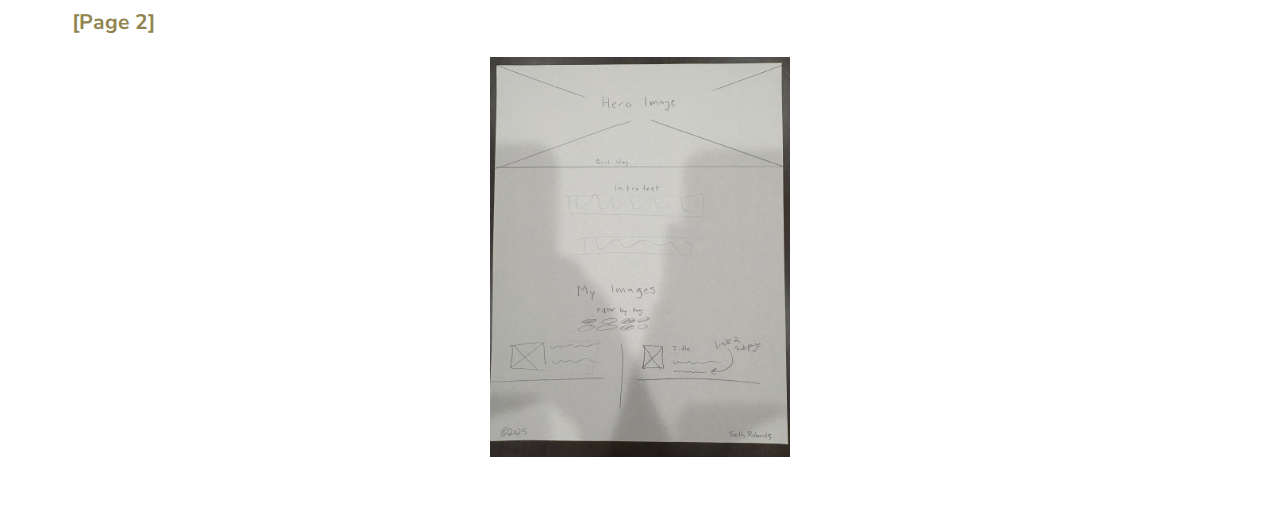
<file: photoblog/site-plan.html>
<!DOCTYPE html>
<html lang="en-us">
	<head>
		<meta charset="utf-8" />
		<title>Site Plan</title>
		<link type="text/css" rel="stylesheet" href="site-plan.css" />
	</head>

	<body>
		<header>
			<h1>Photoblog Site Plan</h1>
			<h2>Seth Roberts</h2>
			<h2>WDD 131-3</h2>
			<!-- In the header above, add the name or your site, your name and class number. For example if you are in section 3 you would put WDD 131.03 -->
		</header>
		<main>
			<!-- ------------------------Steps 2-3------------------------------ -->
			<hr />
			<h2>Overview</h2>
			<h3>Purpose</h3>
			<p>
			This site is a personal photo blog that blends visual storytelling with short reflections. It's meant to be a creative space where I can explore ideas, share meaningful moments, and practice combining photography with writing in a clean, focused format.
			</p>

			<h3>Audience</h3>
			<p>
			The intended audience includes friends, creatives, and anyone who enjoys photography, visual journaling, or reflective short-form content. It's also useful as a casual portfolio for future employers or collaborators who want to see my creative voice and style.
			</p>

			<h3>Dynamic elements</h3>
			<p>
			The homepage dynamically generates photo blog post cards from an array of objects using JavaScript. Each post includes tags, and a “Filter by Tag” section lets users click a tag to filter posts. This uses DOM manipulation, event listeners, and array filtering logic.

			On the subpage, the page dynamically selects a random tag from the current post and displays four other photo cards that share that tag (if available). This highlights related content without requiring user input and demonstrates conditional logic, randomization, and filtered array rendering.
			</p>


			<hr />
			<h2>Branding</h2>
			<h3>Website Logo</h3>
			<!-- Replace this with some sort of logo for your site.  A logo can be as simple as the name of your site in a nice font :) -->
			<img src="images/logo.png" alt="Logo image" width=150px />
			<hr />
			<h2>Style Guide</h2>

			<!-- ------------------------Steps 4-8------------------------------ -->

			<h3>Color Palette</h3>
			<!--  The colors you choose for a website are one of the most important decisions you will make. Follow the instructions on the activity in iLearn then return and replace the color codes below with the hex color codes (the 6 digit numbers that show at the bottom of each color) for the colors you have chosen below.  You should have at least 2 colors but do not have to fill in all 4 if you do not need them.  -->

			<!-- Copy and paste the URL to your finished palette below Make sure to paste it into both spots -->
			Palette URL:
			<a
				href="https://coolors.co/a41623-ffb563-ffd29d-918450"
				target="_blank"
				>https://coolors.co/a41623-ffb563-ffd29d-918450</a
			>

			<table class="colors">
				<tbody>
					<tr>
						<th>Primary</th>
						<th>Secondary</th>
						<th>Accent 1</th>
						<th>Accent 2</th>
					</tr>
					<!-- Replace the numbers in the boxes below with your hex color codes. Then switch to the site-plan.css file and change your colors there as well. -->
					<tr>
						<td class="primary">[#396E94]</td>
						<td class="secondary">[#E7C24F]</td>
						<td class="accent1">[#A43312]</td>
						<td class="accent2"></td>
					</tr>
				</tbody>
			</table>

			<!-- ------------------------Step 9------------------------------ -->

			<h3>Typography</h3>
			<!-- Choose a font for your paragraphs (body copy) and headlines. What font(s) have you chosen? Why did you choose what you did?  Make sure to review the list of web safe fonts at W3Schools.org as a starting point.  Think also about which of your colors above you might use for background and font colors. -->

			<h4>
				Heading Font: Nunito Sans
				<!-- change this -->
			</h4>
			<h4>
				Paragraph Font: Nunito
				<!-- change this -->
			</h4>
			<h3>Normal paragraph example</h3>
			<p>
				Lorem ipsum dolor sit amet, consectetur adipiscing elit, sed do eiusmod
				tempor incididunt ut labore et dolore magna aliqua. Ut enim ad minim
				veniam, quis nostrud exercitation ullamco laboris nisi ut aliquip ex ea
				commodo consequat. Duis aute irure dolor in reprehenderit in voluptate
				velit esse cillum dolore eu fugiat nulla pariatur. Excepteur sint
				occaecat cupidatat non proident, sunt in culpa qui officia deserunt
				mollit anim id est laborum.
			</p>
			<h3>Colored paragraph example</h3>
			<p class="colored">
				Lorem ipsum dolor sit amet, consectetur adipiscing elit, sed do eiusmod
				tempor incididunt ut labore et dolore magna aliqua. Ut enim ad minim
				veniam, quis nostrud exercitation ullamco laboris nisi ut aliquip ex ea
				commodo consequat.
			</p>

			<!-- ------------------------Step 10------------------------------ -->

			<h3>Navigation</h3>
			<!-- Think about how you want your navigation bar to look. In the site-plan.css file change the colors to your colors to get the look you desire. -->
			<nav>
				<a href="#">Home</a>
				<a href="#">Page2</a>
				<a href="#">Page3</a>
			</nav>
			<hr />

			<h2>Content</h2>

			<h3>Home page</h3>
			<p>
			<strong>Hero Title:</strong> Still Stories<br />
			<img src="images/landing.JPG" alt="sunset field" style="max-width: 300px;"><br />
			<strong>Hero Subtitle:</strong> A quiet blog of photos and small reflections.
			</p>
			<section class="intro-text">
			<p>
				I like photography because it feels like a puzzle — finding the shots that actually make me feel something. This site is just a quieter space to share some of those moments.
			</p>
			<p>
				Most social media feels too loud, too fast. I wanted a corner of the internet that isn’t about chasing likes — just a place to put the things I’ve made. I believe in sharing what you create, even if it’s simple.
			</p>
			</section>
			<p>Blog Posts:</p>
			<ul>
			<li>
				<strong>Wind in the Quiet</strong><br />
				<img src="images/sunset-field.jpeg" alt="sunset field" style="max-width: 300px;"><br />
				<em>Preview Text:</em> Somewhere between towns I started noticing how good Idaho looks.<br />
				<em>Tags:</em> <code>sunset</code>, <code>Idaho</code>, <code>open space</code>
			</li>
			<br />
			<li>
				<strong>Stillness That Speaks</strong><br />
				<img src="images/sunset-lake.JPG" alt="sunset lake" style="max-width: 300px;"><br />
				<em>Preview Text:</em> We missed the best light, but this one ended up being my favorite.<br />
				<em>Tags:</em> <code>lake</code>, <code>sunset</code>, <code>quiet</code>, <code>after hours</code>
			</li>
			</ul>
			
			<h2>Wireframes</h2>
			<p>
				Create two wireframes for your site. One for each page and list them
				here
			</p>

			<h3>Home</h3>
			<img src="images/main-page-wireframe.jpeg" alt="home page wireframe" width="300px" />

			<h3>[Page 2]</h3>
			<img src="images/subpage-wireframe.jpeg" alt="page 2 wireframe" width="300px" />
		</main>
	</body>
</html>
</file>
<file: styles.css>
* {
    font-family: 'Times New Roman', Times, serif;
}

body {
    display: flex;
    flex-direction: column;
    align-items: center;
    padding: 20px;
    line-height: 1.5;
    width: 650px;
    margin: 0 auto;
    padding: 45px;
    box-sizing: border-box;
    font-size: 20px;
}

.dark {
    color: white;
    background-color: #333;
}

.dark h2 {
    color: #A0D4ED;
}
.title {
    width: 100%;
    text-align: center;
    max-width: 600px;
}

h1, h2 {
    text-align: center;
    letter-spacing: .1em;
    max-width: 600px;
    font-weight: 550;
}

h1 {
    font-size: 2em;
    margin-bottom: 10px;
}

h2 {
    font-size: 1em;
    color: #006EB6;
    margin-top: 0;
    margin-bottom: 0px;
}

.subtitle {
    font-style: italic;
    text-align: left;
    width: 100%;
}

hr {
    width: 100%;
    border: 1px solid #ccc;
    margin: 20px 0;
    margin-top: 2px;
    margin-bottom: 20px;
}

img {
    margin-top: 50px;
}

li {
    margin: 10px 10px
}
</file>
<file: blog/blog.css>
:root {
  --color-dark: #36393B;      /* Onyx */
  --color-accent: #C49799;    /* Rosy brown */
  --color-border: #BFB6BB;    /* French gray */
  --color-bright: #A5D8FF;    /* Uranian blue */
  --color-soft: #AFD0D6;      /* Light blue */
  --color-text: #36393B;
  --color-light: #ffffff;
}

* {
  box-sizing: border-box;
  margin: 0;
  padding: 0;
}

body {
  font-family: Helvetica, Arial, sans-serif;
  background-color: var(--color-light);
  color: var(--color-text);
  line-height: 1.6;
}

/* Skip Link */
.skiptocontent {
  text-align: right;
  padding: 0.5rem 1rem;
  background-color: var(--color-soft);
}

.skiptocontent a {
  color: var(--color-dark);
  font-size: 0.9rem;
  text-decoration: none;
}

.skiptocontent a:hover,
.skiptocontent a:focus {
  text-decoration: underline;
}

/* Header + Nav */
header {
  background-color: var(--color-light);
  padding: 2rem 1rem 1rem;
  text-align: center;
  border-bottom: 3px solid var(--color-border);
}

h1 {
  font-size: 2.5rem;
  margin-bottom: 0.5rem;
  color: var(--color-dark);
}

nav {
  display: flex;
  justify-content: center;
  border-top: 2px solid var(--color-border);
  border-bottom: 2px solid var(--color-border);
  padding: 0.75rem 0;
  margin-top: 1rem;
}

nav ul {
  list-style: none;
  display: flex;
  gap: 2rem;
  margin: 0;
  padding: 0;
}

nav a {
  text-decoration: none;
  color: var(--color-dark);
  font-size: 1.1rem;
  font-weight: 500;
}

nav a:hover {
  color: var(--color-bright);
}

/* Layout */
main {
  max-width: 1200px;
  margin: 2rem auto;
  padding: 0 1rem;
}

.layout {
  display: grid;
  grid-template-columns: 3fr 1fr;
  gap: 2rem;
}

/* Article Container */
.article {
  border-bottom: 1px solid var(--color-border);
  margin-bottom: 2rem;
  padding-bottom: 2rem;
}

/* Article Grid */
.article-grid {
  display: grid;
  grid-template-columns: 150px 1fr;
  gap: 1.5rem;
  background-color: var(--color-light);
  padding: 1.5rem;
  border-radius: 6px;
  box-shadow: 0 2px 6px rgba(0, 0, 0, 0.05);
}

/* Left Meta Box */
.details {
  font-size: 0.9rem;
  background-color: #f0f0f0;
  padding: 1rem;
  border-radius: 4px;
  display: flex;
  flex-direction: column;
  gap: 0.5rem;
}

/* Right Content */
.content h2 {
  color: var(--color-accent);
  font-size: 1.4rem;
  margin: 0;
}

.content img {
  max-width: 180px;
  height: auto;
  margin: 1rem 0;
  border-radius: 4px;
}

.content p {
  margin-top: 0.5rem;
}

/* Sidebar Filters */
.filters {
  background-color: var(--color-soft);
  padding: 1rem;
  border: 1px solid var(--color-border);
  border-radius: 6px;
  min-height: 300px;
}

/* Footer */
footer {
  text-align: center;
  padding: 1rem;
  background: var(--color-dark);
  color: var(--color-light);
  margin-top: 2rem;
  font-size: 0.9rem;
}
</file>
<file: coolpics/coolpics.css>
@import url('https://fonts.googleapis.com/css2?family=Mooli&display=swap');
 :root {
 --primary-color: #52489c;
 --secondary-color: #59c3c3;
 --accent-color: #f45b69;
 --text-dark: #333;
 --text-light: #ebebeb;
 --primary-font: Arial, Helvetica,sans-serif;
 --secondary-font: "Mooli", "san-serif";
 }

 header {
    background-color: var(--primary-color);
    align-items: center;
    text-align: center;
    margin: 0;
    padding-bottom: 2rem;
}

footer {
    background-color: var(--primary-color);
    margin: 0;
    padding: 1rem 0 ;
    color: var(--text-light);
    text-align: center;
}

nav ul {
    list-style-type: none;
    padding: 0;
    margin: 0;
    justify-content: center;
    gap: 1rem;
}

body {
    font-family: var(--primary-font);
    font-size: 1.2em;
    margin: 0;
}

main {
    align-items: center;
    text-align: center;
    background-color: #dddddd;
}

img {
    object-fit: cover;
    max-width: 100%;
    aspect-ratio: 1 / 1;
    box-sizing: border-box;
    padding: .5rem;
    align-items: center;
    justify-items: center;
    background-color: white;
    box-shadow: 0 12px 24px 4px rgba(0, 0, 0, 0.5);
}

#menuToggle {
    background: none;
    border: none;
    color: var(--text-light);
    font: inherit;
    cursor: pointer;
    margin-top: 1rem;
    font-size: 2rem;
}

figure {
    margin: 2rem;
}

h1,
h2,
h3 {
    font-family: var(--secondary-font);
    margin: 0;
    padding: 1em;
}

h1 {
    color: var(--text-light);
}


a:link,
a:visited {
    color: var(--text-light);
}

@media screen and (min-width: 700px) {

.gallery {
    display: grid;
    grid-template-columns: 1fr 1fr;
}
    
}

@media screen and (min-width: 1000px) {

.gallery {
    display: grid;
    grid-template-columns: 1fr 1fr 1fr;
}

#menuToggle {
    display: none;
}

nav ul {
    display: flex;
}
}
</file>
<file: creditcard/style.css>
body {
  font-family: sans-serif;
  background-color: #f3f3f3;
  display: flex;
  justify-content: center;
  padding: 2rem;
}

.credit-form {
  display: grid;
  gap: 4rem;
  justify-items: end;
  padding: 2rem;
}

.card-container {
  position: relative;
  width: 420px;
  height: 260px;
  display: grid;
}

.card-front {
  position: absolute;
  top: -30px;
  left: -100px;
  z-index: 2;
  width: 100%;
  height: 100%;
  background-color: #e0e0e0;
  border-radius: 12px;
  box-shadow: 0 6px 12px rgba(0, 0, 0, 0.2);
  padding: 1rem;
  display: grid;
  gap: 0.75rem 1rem;
}

.top-row {
  display: flex;
  justify-content: space-between;
  align-items: center;
  width: 100%;
}

.total {
  font-weight: bold;
}

.card-image {
  width: 60px;
  height: auto;
  object-fit: contain;
  margin-right: 0;
  justify-self: end;
  transform: translateX(-45px);
}

.card-number {
  margin-left: 0;
}

.card-number input {
  max-width: 100%;
  width: calc(100% - 60px);
  padding-left: 0.5rem;
}

.row {
  display: flex;
  justify-content: space-between;
  gap: 1rem;
}

.card-holder {
  flex: 2;
}

.expiration {
  flex: 1.5;
}

.expiration-fields {
  display: flex;
  gap: 0.5rem;
}

.expiration-fields input {
  width: 45px;
}

.card-back {
  position: absolute;
  top: 20px;
  left: 10px;
  z-index: 1;
  width: 100%;
  height: 100%;
  background-color: #d6d6d6;
  border-radius: 12px;
  padding: 1rem 1.5rem 1rem 1rem;
  display: grid;
  grid-template-columns: 2fr 1fr 1fr;
  grid-template-rows: auto 1fr auto;
  gap: 0.75rem 1rem;
  align-content: start;
}

.magnetic-strip {
  background-color: #333;
  height: 40px;
  border-radius: 6px;
  grid-column: 1 / span 3;
  margin-bottom: 1rem;
}

.cvv {
  grid-row: 2;
  grid-column: 3;
  justify-self: end;
  align-self: start;
  margin-top: 4rem;
  width: 90px;
  z-index: 3;
}

.cvv input {
  width: 100%;
}

.field label {
  display: block;
  font-size: 0.8rem;
  font-weight: bold;
  margin-bottom: 0.25rem;
}

input {
  padding: 0.4rem;
  border: 1px solid #ccc;
  border-radius: 4px;
  background-color: #fff;
  font-size: 1rem;
  width: 100%;
}

button {
  padding: 0.6rem 1.5rem;
  font-size: 1rem;
  background-color: #d6d6d6;
  color: black;
  border: none;
  border-radius: 8px;
  box-shadow: 0 2px 6px rgba(0, 0, 0, 0.2);
  cursor: pointer;
  justify-self: end;
  margin-right: -40px;
}

button:hover {
  background-color: #265ecf;
}
</file>
<file: photoblog/style.css>
@import url('https://fonts.googleapis.com/css2?family=Nunito+Sans:ital,opsz,wght@0,6..12,200..1000;1,6..12,200..1000&family=Nunito:ital,wght@0,200..1000;1,200..1000&display=swap');

:root {
  --primary-color: #918450;
  --secondary-color: #F5E4C3;
  --accent1-color: #A41623;
  --accent2-color: white;
  --text-color: #333;

  --heading-font: "Nunito Sans", sans-serif;
  --paragraph-font: "Nunito", Helvetica, sans-serif;
}

/* Reset and Base */
* {
  margin: 0;
  padding: 0;
  box-sizing: border-box;
}

body {
  font-family: var(--paragraph-font);
  line-height: 1.6;
  background-color: var(--secondary-color);
  color: var(--text-color);
}

/* Hero Section */
.hero {
  position: relative;
  text-align: center;
  margin-bottom: 2rem;
}

.hero-image {
  width: 100vw;
  max-height: 400px;
  object-fit: cover;
  border-radius: 0;
  display: block;
}

/* Optional: keeps hero flush with edge on all screens */
.hero,
.hero img {
  margin: 0;
  padding: 0;
}

/* Main content padding */
main {
  padding: 1rem;
}

.hero-text {
  position: absolute;
  top: 30%;
  left: 50%;
  transform: translate(-50%, -50%);
  color: var(--accent2-color);
  text-shadow: 1px 1px 6px rgba(0, 0, 0, 0.7);
  color: var(--text-color);
}

.hero-text h1 {
  font-family: var(--heading-font);
  font-size: 3rem;
  margin-bottom: 0.5rem;
  color: var(--text-color);
}

.subtitle {
  font-size: 1.2rem;
  color: var(--text-color);
}

.logo {
  position: absolute;
  top: 1rem;
  right: 1rem;
  width: 50px;
}

.logo img {
  width: 100%;
}

nav {
  margin-top: 0.5rem;
}

nav a {
  color: var(--primary-color);
  text-decoration: none;
  font-weight: bold;
}

/* Intro Text */
.intro-text {
  max-width: 800px;
  margin: 2rem auto;
  font-size: 1.1rem;
  text-align: center;
  padding: 0 1rem;
}

/* Gallery Section */
.gallery-section {
  max-width: 1000px;
  margin: 0 auto 3rem auto;
  padding: 0 1rem;
  color: var(--primary-color);
}

.gallery-section h2 {
  font-family: var(--heading-font);
  text-align: center;
  margin-bottom: 1rem;
  font-size: 2rem;
  color: var(--text-color);
}

/* Tag Filters */
.tags {
  display: flex;
  flex-wrap: wrap;
  justify-content: center;
  gap: 0.5rem;
  margin-bottom: 2rem;
}

.tags button {
  all: unset;
  font-family: inherit;
  font-size: 0.75rem;
  line-height: 1;
  padding: 0.25rem 0.6rem;
  background-color: var(--secondary-color);
  color: #333;
  border: 1px solid var(--primary-color);
  border-radius: 999px;
  cursor: pointer;
  display: inline-block;
  transition: background-color 0.2s ease, transform 0.2s ease;
}

.tags button:hover {
  background-color: var(--primary-color);
  color: var(--accent2-color);
  transform: scale(1.02);
}

.tags button:active,
.tags button.selected {
  background-color: var(--accent1-color);
  color: var(--accent2-color);
}

/* Gallery Layout */
.gallery {
  display: grid;
  grid-template-columns: repeat(2, 1fr);
  gap: 2rem;
  list-style: none;
  padding: 0;
  margin: 0;
}

/* Card Styles */
.card {
  padding: 1rem 0;
  border-bottom: 1px solid var(--primary-color);
}

.card-inner {
  display: flex;
  align-items: flex-start;
  gap: 1rem;
}

.card img {
  max-width: 180px;
  height: auto;
  padding: 0.5rem;
  object-fit: contain;
  background-color: transparent;
  border: none;
  border-radius: 0;
}

/* Content Styles */
.card-content {
  flex: 1;
  font-size: 0.9rem;
  font-family: var(--paragraph-font);
}

.card-content h3 {
  font-family: var(--heading-font);
  margin: 0 0 0.5rem;
  font-size: 1rem;
  color: var(--text-color);
}

.card-content p {
  margin: 0.25rem 0;
  color: var(--text-color);
}

.card-content a {
  display: inline-block;
  margin-top: 0.5rem;
  text-decoration: none;
  color: var(--accent1-color);
  font-size: 0.9rem;
}

/* Footer */
footer {
  text-align: center;
  padding: 2rem 1rem;
  font-size: 0.9rem;
  color: var(--accent1-color);
}

footer {
  background-color: var(--primary-color);
  padding: 1rem;
  width: 100%;
}

.footer-content {
  display: flex;
  justify-content: space-between;
  align-items: center;
  font-size: 0.9rem;
  color: var(--accent2-color);
  padding: 0 1rem;
}



/* Responsive */
@media (max-width: 768px) {
  .gallery {
    grid-template-columns: 1fr;
    gap: 1.5rem;
  }

  .card img {
    max-width: 120px;
  }

  .card-content {
    font-size: 0.75rem;
  }

  .card-content h3 {
    font-size: 0.9rem;
  }

  .card-content a {
    font-size: 0.75rem;
  }
}

@media (max-width: 480px) {
  .card img {
    max-width: 100px;
  }

  .card-content {
    font-size: 0.7rem;
  }

  .card-content h3 {
    font-size: 0.85rem;
  }

  .card-content a {
    font-size: 0.7rem;
  }
}
</file>
<file: recipes/recipes.css>
* {
  box-sizing: border-box;
}

body {
  font-family: sans-serif;
  margin: 0;
  padding: 0;
  background: #fff;
  color: #333;
}

header {
  text-align: center;
  padding: 1em 0;
}

header img {
  height: 50px;
  vertical-align: middle;
}

header h1 {
  display: inline-block;
  font-family: 'Amatic SC', cursive;
  font-size: 2.5rem;
  margin: 0;
  vertical-align: middle;
}

main {
  margin: 0 auto;
  padding: 1em;
}

form.search {
  display: flex;
  align-items: center;
  border: 1px solid #ccc;
  border-radius: 6px;
  overflow: hidden;
  margin-bottom: 1em;
  width: 100%;
  max-width: 960px;
  margin-left: auto;
  margin-right: auto;
}

form.search input[type="text"] {
  flex: 1;
  border: none;
  padding: 0.8em;
  font-size: 1em;
}

form.search button {
  background: white;
  border: none;
  padding: 0.8em;
  cursor: pointer;
}

hr {
  border: none;
  border-top: 1px solid #ccc;
  margin: 1.5em 0;
  width: 100%;
}

.content {
  display: grid;
  gap: 2em;
}

.recipe-card {
  border: 1px solid #ccc;
  border-radius: 6px;
  padding: 1em;
  box-shadow: 0 0 5px rgba(0, 0, 0, 0.05);
  display: flex;
  flex-direction: column;
  height: 100%;
}

.recipe-card img {
  width: 100%;
  height: auto;
  display: block;
  border-radius: 4px;
}

.tags {
  margin-top: 0.5em;
  text-align: left;
}

.tags span {
  display: inline-block;
  border: 1px solid #ccc;
  border-radius: 8px;
  padding: 0.3em 0.8em;
  font-size: 1em;
}

.recipe-card h2 {
  font-family: 'Amatic SC', cursive;
  font-size: 2rem;
  margin: 0.5em 0 0.3em;
  text-align: left;
  color: #007BFF;
}

.rating {
  display: inline-block;
  font-size: 1.3em;
  color: gold;
  margin-bottom: 0.5em;
  text-align: left;
  vertical-align: middle;
}

.description {
  font-size: 1em;
  line-height: 1.5;
  margin-top: 0.5em;
  display: none;
}

footer {
  font-size: 0.8em;
  padding: 2em 1em;
  color: #333;
}

footer a {
  color: #007BFF;
  text-decoration: none;
}

.footer-row {
  display: flex;
  justify-content: space-between;
  align-items: center;
  flex-wrap: wrap;
  gap: 1em;
  max-width: 960px;
  margin: 0 auto;
}

.footer-credit {
  font-size: 0.6em;
  margin: 0;
}

footer .social {
  display: flex;
  gap: 1.5em;
  flex-wrap: wrap;
}

footer .social a {
  display: inline-flex;
  align-items: center;
  justify-content: center;
  padding: 0.5em;
  min-width: 48px;
  min-height: 48px;
}

footer .social a img {
  width: 32px;
  height: 32px;
  display: block;
}

@media (min-width: 600px) {
  .description {
    display: block;
  }

  .content {
    grid-template-columns: repeat(auto-fit, minmax(300px, 1fr));
    max-width: 960px;
    margin-left: auto;
    margin-right: auto;
  }
}

@media (max-width: 600px) {
  .footer-row {
    flex-direction: column;
    align-items: center;
    text-align: center;
  }
}
</file>
<file: register/register.css>
* {
    box-sizing: border-box;
  }
  body {
    font-family: Roboto, Arial, sans-serif;
    font-size: 16px;
    color: #666;
    line-height: 22px;
  }

  div,
  form,
  input,
  select,
  textarea,
  label,
  p {
    padding: 0;
    margin: 0;
    outline: none;
    font-size: 16px;
    line-height: 24px;
  }

  .testbox {
    padding: 20px;
    max-width: 960px;
    margin: 0 auto;
  }
  form {
    padding: 20px;
    border-radius: 6px;
    background: #fff;
    box-shadow: 0 0 8px #006622;
  }
  fieldset {
    margin-bottom: 2em;
  }
  input,
  select,
  textarea {
    margin-bottom: 10px;
    border: 1px solid #ccc;
    border-radius: 3px;
  }
  input {
    width: 100%;
    padding: 5px;
  }
  input[type="checkbox"] {
    width: auto;
    margin-right: 1em;
  }
  input[type="date"] {
    padding: 4px 5px;
  }
  textarea {
    width: 100%;
    padding: 5px;
  }
  .item:hover p,
  .item:hover i,
  .question:hover p,
  .question label:hover,
  input:hover::placeholder {
    color: #006622;
  }
  .item input:hover,
  .item select:hover,
  .item textarea:hover {
    border: 1px solid transparent;
    box-shadow: 0 0 3px 0 #006622;
    color: #006622;
  }
  .item {
    position: relative;
    margin: 10px 0;
  }
  .item span {
    color: red;
  }


  .columns {
    display: flex;
    justify-content: space-between;
    flex-direction: row;
    flex-wrap: wrap;
  }
  .columns div {
    width: 48%;
  }

  /* Style checkbox and radio. To do this we have to hide the defaults then we create our own */
  input[type="radio"] {
    display: none;
  }
  label.radio {
    position: relative;
    display: inline-block;
    margin: 5px 20px 15px 0;
    cursor: pointer;
  }
  .question span {
    margin-left: 30px;
  }
  .question-answer label {
    display: block;
  }
  label.radio:before {
    content: "";
    position: absolute;
    left: 0;
    width: 17px;
    height: 17px;
    border-radius: 50%;
    border: 2px solid #ccc;
  }
  input[type="radio"]:checked + label:before,
  label.radio:hover:before {
    border: 2px solid #006622;
  }
  label.radio:after {
    content: "";
    position: absolute;
    top: 6px;
    left: 5px;
    width: 8px;
    height: 4px;
    border: 3px solid #006622;
    border-top: none;
    border-right: none;
    transform: rotate(-45deg);
    opacity: 0;
  }
  input[type="radio"]:checked + label:after {
    opacity: 1;
  }
  /* end style checkbox and radio */
  .btn-block {
    margin-top: 10px;
    text-align: center;
  }
  button {
    width: 150px;
    padding: 10px;
    border: none;
    border-radius: 5px;
    background: #006622;
    font-size: 16px;
    color: #fff;
    cursor: pointer;
  }
  button:hover {
    background: #00b33c;
  }
  @media (max-width: 568px) {
    .columns div {
      width: 100%;
    }
  }

.participants {
  display: grid;
  grid-template-columns: repeat(auto-fit, minmax(400px, 1fr));
  gap: 1rem;
}

.participants #add {
  grid-column: 1 / -1;
}
</file>
<file: media-query.css>
body {
    font-family: 'Roboto';


}

header, main, footer {
    max-width: 640px;
    align-items: center;
    margin: 1rem auto;
    background-color: cornflowerblue;
    padding: 1rem;
    border: 2px solid #dddddd;
}

main {
    display: grid;
    grid-template-columns: 1fr;
    gap: 1rem;
}

section {
    background-color: white;
    padding: 1rem;
}

@media screen and (min-width: 500px) {

header {
    color: white;
    background-color: black;
}
    
main {
    display: grid;
    grid-template-columns: 1fr 1fr;
    align-items: stretch;
}

}
</file>
<file: photoblog/post.css>
@import url('https://fonts.googleapis.com/css2?family=Nunito+Sans:ital,opsz,wght@0,6..12,200..1000;1,6..12,200..1000&family=Nunito:ital,wght@0,200..1000;1,200..1000&display=swap');

:root {
  --primary-color: #918450;
  --secondary-color: #F5E4C3;
  --accent1-color: #A41623;
  --accent2-color: white;
  --text-color: #333;

  --heading-font: "Nunito Sans", sans-serif;
  --paragraph-font: "Nunito", Helvetica, sans-serif;
}

/* Reset and Base */
* {
  margin: 0;
  padding: 0;
  box-sizing: border-box;
}

body {
  font-family: var(--paragraph-font);
  line-height: 1.6;
  background-color: var(--secondary-color);
  color: var(--text-color);
  padding: 1rem;
}

/* Header */
header {
  display: flex;
  justify-content: space-between;
  align-items: center;
  padding: 1rem;
  position: relative;
}

.back-link {
  font-family: var(--paragraph-font);
  text-decoration: none;
  color: var(--text-color);
  font-size: 0.9rem;
}

.back-link:hover {
  color: var(--accent1-color);
}

.logo {
  width: 40px;
}

/* Main Layout */
main {
  padding: 1rem;
}

.post-content {
  max-width: 1000px;
  margin: 2rem auto;
  padding: 0 1rem;
  text-align: left;
}

.image-title {
  font-family: var(--heading-font);
  font-size: 2.5rem;
  margin: 2rem auto 2rem auto;
  text-align: center;
  width: 100%;
}


/* Image and Details Side-by-Side */
.image-layout {
  display: flex;
  flex-direction: row;
  align-items: flex-start;
  justify-content: space-between;
  gap: 2rem;
  margin-bottom: 2rem;
  flex-wrap: nowrap;
}

.main-image {
  flex: 1 1 40%;
  max-width: 450px;
  width: 100%;
  height: auto;
  object-fit: contain;
  border-radius: 0;
}

.image-details {
  flex: 1;
  min-width: 250px;
  font-size: 1rem;
}

.image-details p {
  margin-bottom: 1.5rem;
  line-height: 1.5;
}

.detail-label {
  font-weight: bold;
  font-family: var(--heading-font);
  display: block;
  margin-bottom: 0.25rem;
}

/* Related Images Section */
.related-images {
  background-color: var(--primary-color);
  color: var(--accent2-color);
  padding: 3rem 1rem;
  margin-top: 4rem;
  text-align: center;
}

.related-images h2 {
  font-family: var(--heading-font);
  font-size: 1.5rem;
  margin-bottom: 2rem;
  color: var(--accent2-color);
}

.thumbnail-row {
  display: flex;
  flex-wrap: wrap;
  gap: 1rem;
  justify-content: center;
}

.thumbnail {
  position: relative;
  width: 140px;
  height: 140px;
  background-color: var(--primary-color);
  overflow: hidden;
  display: flex;
  align-items: flex-end;
}

.thumbnail img {
  width: 100%;
  height: 100%;
  object-fit: cover;
  display: block;
}

.thumb-title {
  position: absolute;
  bottom: 0;
  width: 100%;
  background-color: rgba(0, 0, 0, 0.5);
  color: var(--accent2-color);
  font-size: 0.75rem;
  padding: 0.3rem;
  box-sizing: border-box;
  text-align: center;
  font-family: var(--heading-font);
}

footer {
  background-color: var(--primary-color);
  padding: 1rem;
}

.footer-content {
  display: flex;
  justify-content: space-between;
  align-items: center;
  font-size: 0.9rem;
  color: var(--accent2-color);
  padding: 0 1rem;
}


/* Responsive */
@media (max-width: 768px) {
  .image-layout {
    flex-direction: column;
    flex-wrap: wrap;
  }

  .main-image,
  .image-details {
    width: 100%;
    max-width: 100%;
  }
}

@media (max-width: 480px) {
  .thumbnail {
    width: 100px;
    height: 100px;
  }

  .thumb-title {
    font-size: 0.65rem;
  }
}
</file>
<file: photoblog/site-plan.css>
/* if you are using any Google fonts change the font names below to your fonts. 
Any spaces in your font name should be replaced with a +. 
Fonts are separated by a | */
@import url('https://fonts.googleapis.com/css2?family=Nunito+Sans:ital,opsz,wght@0,6..12,200..1000;1,6..12,200..1000&family=Nunito:ital,wght@0,200..1000;1,200..1000&display=swap');


:root {
  /* change the values below to your colors from your palette */
  --primary-color: #918450;
  --secondary-color: #FFD29D;
  --accent1-color: #A41623;
  --accent2-color: white;

  /* change the values below to your chosen font(s) */
  --heading-font: "Nunito Sans";
  --paragraph-font: "Nunito", Helvetica, sans-serif;

  /* these colors below should be chosen from among your palette colors above */
  --headline-color-on-white: var(
    --primary-color
  ); /* headlines on a white background */
  --headline-color-on-color: white; /* headlines on a colored background */
  --paragraph-color-on-white: var(
    --primary-color
  ); /* paragraph text on a white background */
  --paragraph-color-on-color: white; /* paragraph text on a colored background */
  --paragraph-background-color: var(--primary-color);
  --nav-link-color: var(--primary-color);
  --nav-background-color: var(--secondary-color);
  --nav-hover-link-color: white;
  --nav-hover-background-color: var(--primary-color);
}

/*  Look around below...but DON'T CHANGE ANYTHING! */

body {
  max-width: 1200px;
  margin: 0 auto;
  padding: 4em;
  font-size: 18px;
}
img {
  display: block;
  margin: 0 auto;
}
h1,
h2,
h3,
h4,
h5,
h6 {
  font-family: var(--heading-font);
  color: var(--headline-color-on-white);
}
h2 {
  text-align: center;
}
hr {
  height: 3px;
  margin: 35px 0;
  background: var(--accent1-color);
}
header {
  padding: 1em;
  text-align: center;
  color: var(--paragraph-color-on-color);
  background-color: var(--paragraph-background-color);
}
header > h1,
header > h2 {
  color: var(--headline-color-on-color);
}

p {
  font-family: var(--paragraph-font);
  color: var(--paragraph-color);
  padding: 1em;
}
.colors {
  width: 100%;
  min-width: 350px;
  margin: 30px auto;
  text-align: center;
}
.colors th {
  background-color: #999;
}
.colors td {
  width: 25%;
  height: 3em;
}

.primary {
  background-color: var(--primary-color);
}
.secondary {
  background-color: var(--secondary-color);
}
.accent1 {
  background-color: var(--accent1-color);
}
.accent2 {
  background-color: var(--accent2-color);
}

p.colored {
  background-color: var(--paragraph-background-color);
  color: var(--paragraph-color-on-color);
}

nav {
  background-color: var(--nav-background-color);
  line-height: 3em;
  text-align: center;
  font-size: 1.2em;
}
nav {
  list-style-type: none;
  display: flex;
}
nav a {
  padding: 1em;
  min-width: 120px;
  text-decoration: none;
  padding: 10px;
}
nav a:link,
nav a:visited {
  color: var(--nav-link-color);
}
nav a:hover {
  color: var(--nav-hover-link-color);
  background-color: var(--nav-hover-background-color);
}

.sitemap {
  display: grid;
  justify-content: center;

  grid-template-columns: repeat(6, 15%);
  grid-template-rows: 3em 1.5em 1.5em 3em;
  grid-template-areas:
    ". . home home . ."
    ". . . top . ."
    ". left left right right ."
    "page2 page2 . . page3 page3";
}
.sitemap > div {
  text-align: center;
}
.sm-home {
  grid-area: home;
  background-color: #ccc;
  line-height: 3em;
}
.sm-page2 {
  grid-area: page2;
  background-color: #ccc;
  line-height: 3em;
}
.sm-page3 {
  grid-area: page3;
  background-color: #ccc;
  line-height: 3em;
}

.top {
  grid-area: top;
  border-left: 1px solid;
}

.left {
  grid-area: left;
  border-top: 1px solid;
  border-left: 1px solid;
}

.right {
  grid-area: right;
  border-top: 1px solid;
  border-right: 1px solid;
}
</file>
